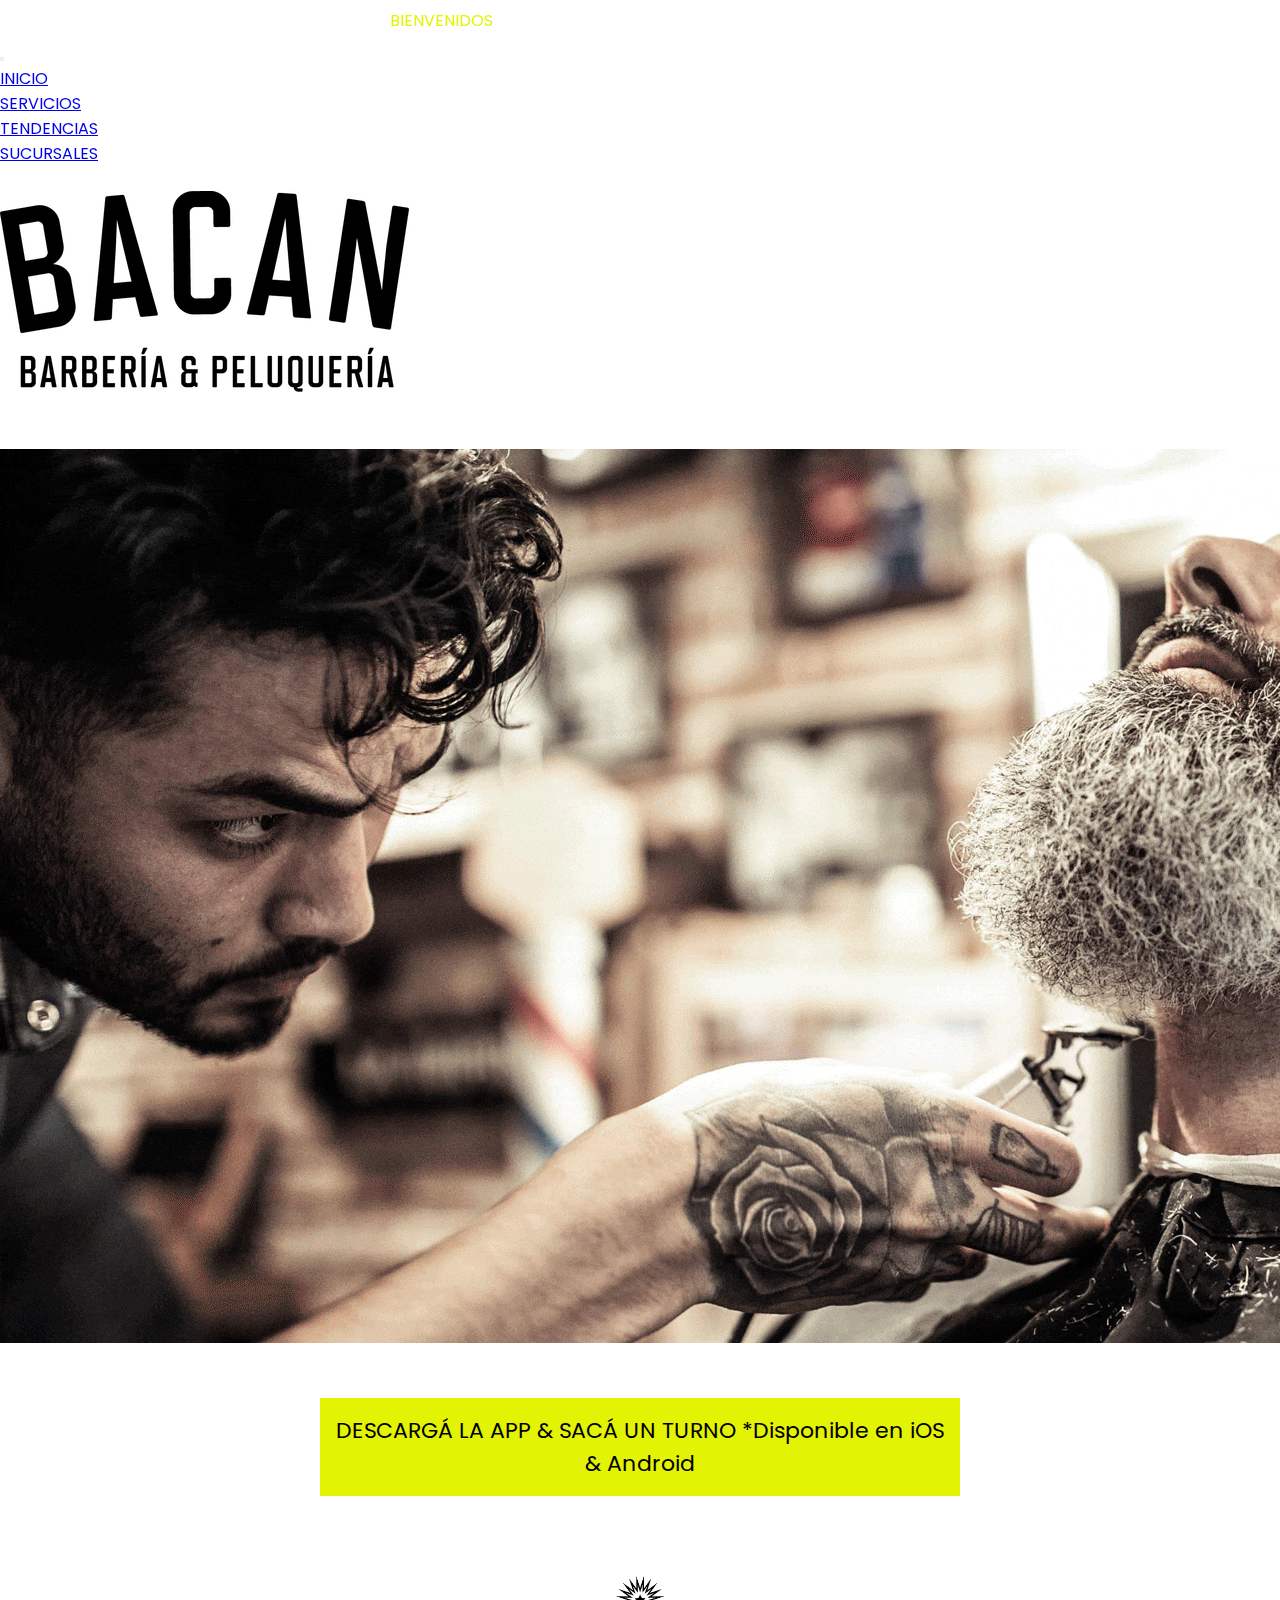
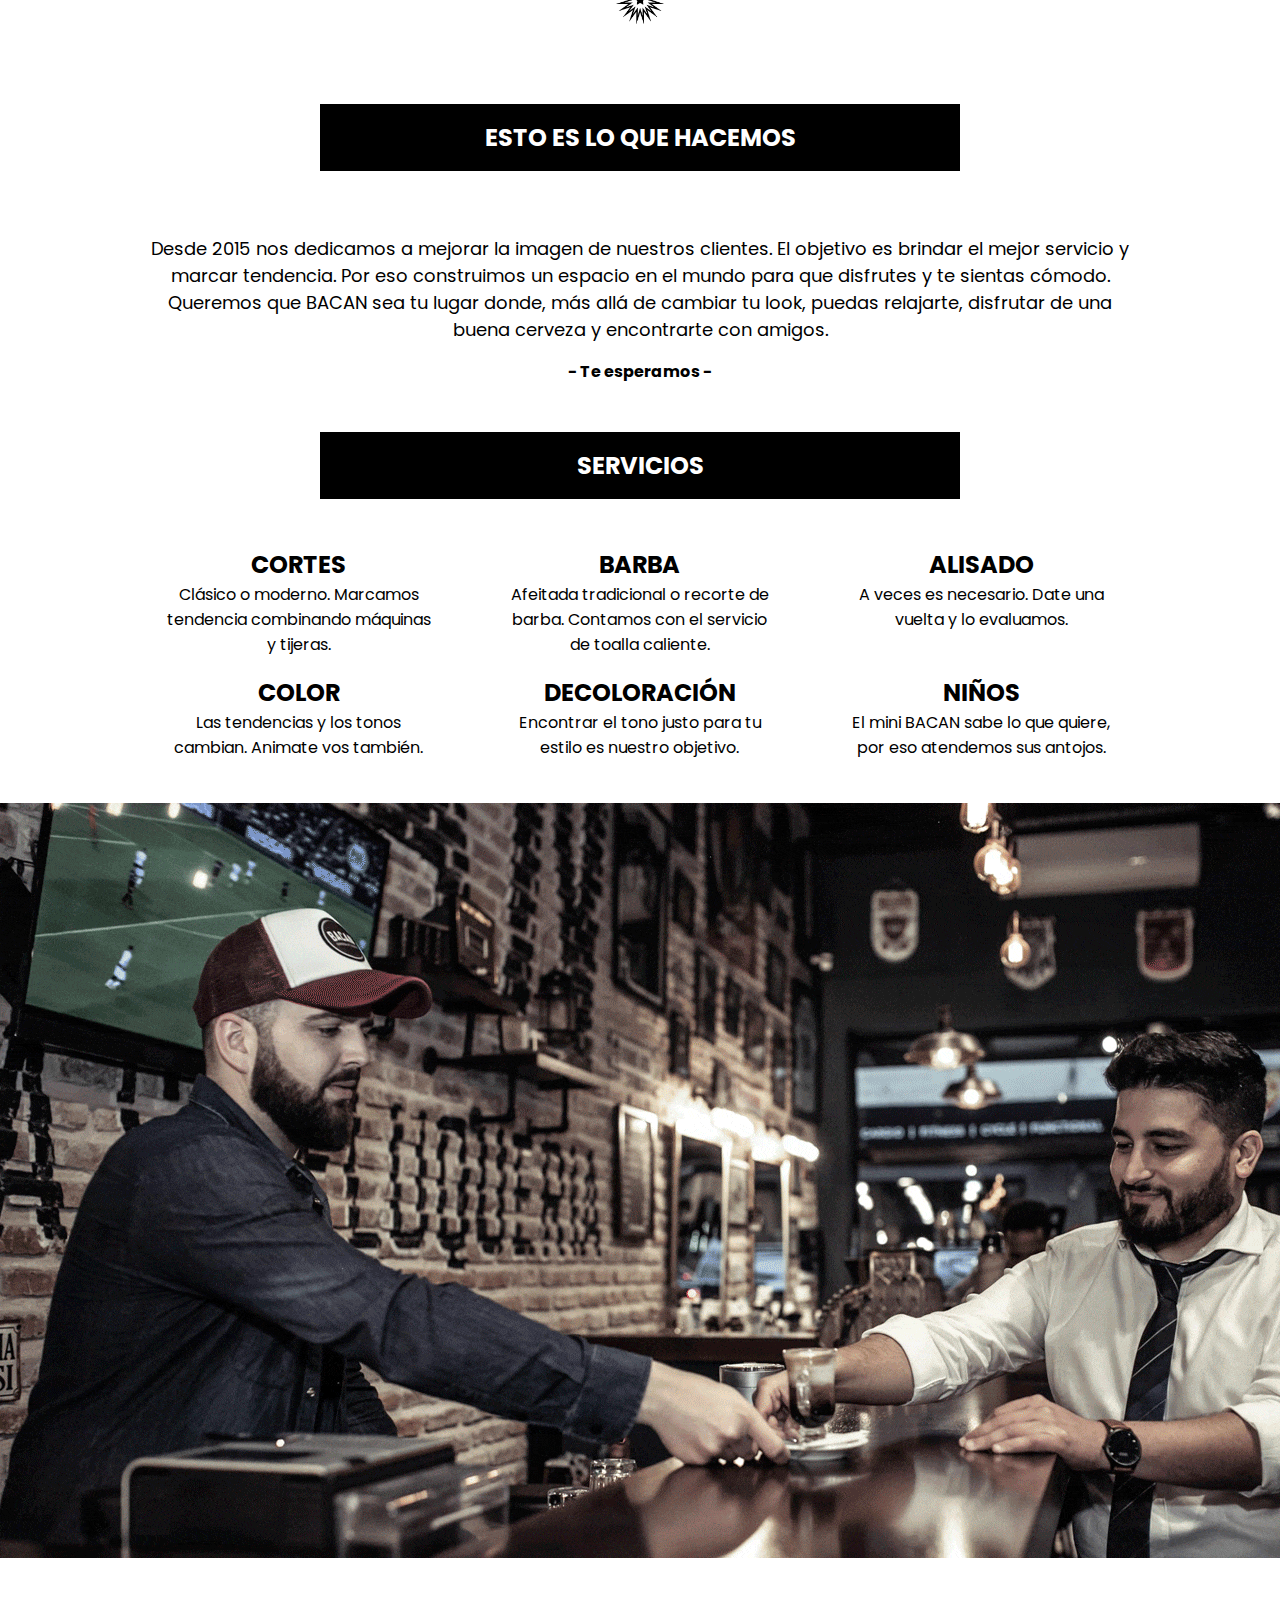
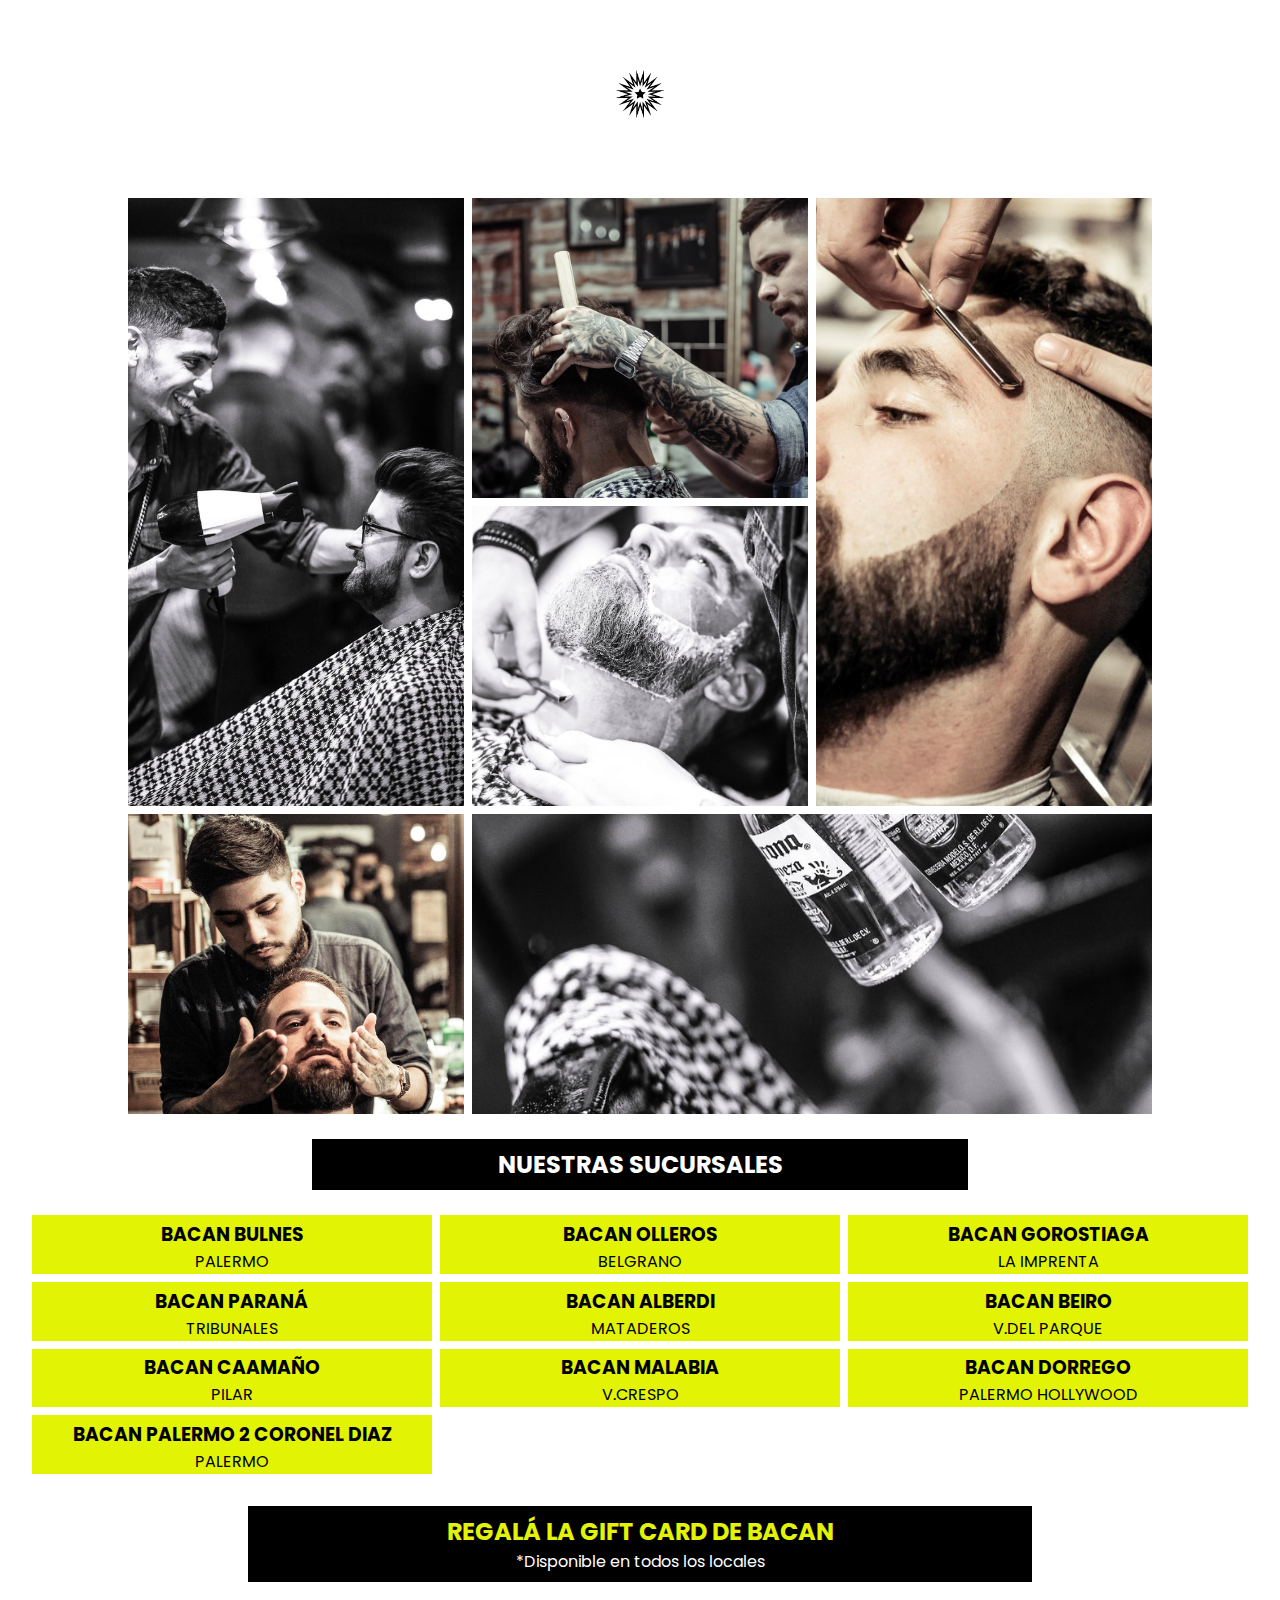
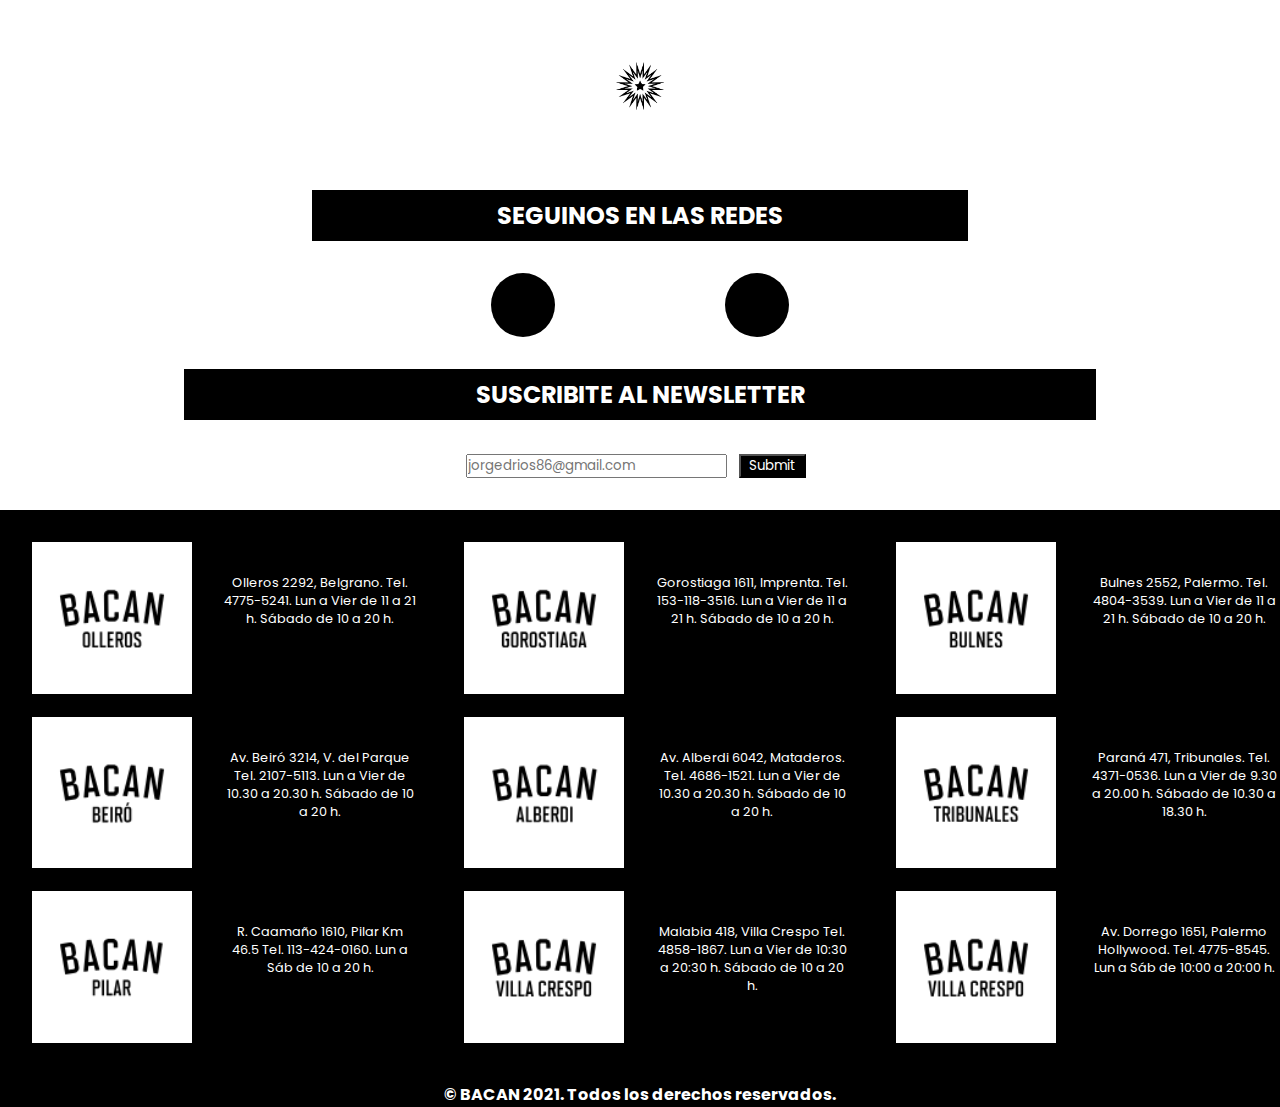
<file: index.html>
<!DOCTYPE html>
<html lang="en">
<head>
    <meta charset="UTF-8">
    <meta http-equiv="X-UA-Compatible" content="IE=edge">
    <meta name="viewport" content="width=device-width, initial-scale=1.0">
    <meta http-equiv="X-UA-Compatible" content="ie=edge">
    <meta http-equiv="X-UA-Compatible" content="IE=7">
    <link rel="stylesheet" href="css/style.css">

    <link rel="stylesheet" href="https://cdnjs.cloudflare.com/ajax/libs/font-awesome/6.0.0-beta3/css/all.min.css" integrity="sha512-Fo3rlrZj/k7ujTnHg4CGR2D7kSs0v4LLanw2qksYuRlEzO+tcaEPQogQ0KaoGN26/zrn20ImR1DfuLWnOo7aBA==" crossorigin="anonymous" referrerpolicy="no-referrer" />

    <link href="https://cdn.jsdelivr.net/npm/bootstrap@5.0.2/dist/css/bootstrap.min.css" rel="stylesheet" integrity="sha384-EVSTQN3/azprG1Anm3QDgpJLIm9Nao0Yz1ztcQTwFspd3yD65VohhpuuCOmLASjC" crossorigin="anonymous">


    <title>Web Master</title>
</head>
<body>

  <nav class="nav-1 bg-dark">
    <div class="div-1">
      <span>BIENVENIDOS</span>
      <div>
      <i class="fa-brands fa-facebook"></i>
      <i class="fa-brands fa-instagram"></i>
      </div>
    </div>
  </nav>


  <!-- Navbar -->

    <nav class="navbar navbar-expand-lg navbar-light bg-light">
      <div class="container-fluid">
        <button class="navbar-toggler" type="button" data-bs-toggle="collapse" data-bs-target="#navbarNav" aria-controls="navbarNav" aria-expanded="false" aria-label="Toggle navigation">
          <span class="navbar-toggler-icon"></span>
        </button>
        <div class="collapse navbar-collapse" id="navbarNav">
          <ul class="navbar-nav">
            <li class="nav-item">
              <a class="nav-link" aria-current="page" href="#">INICIO</a>
            </li>
            <li class="nav-item">
              <a class="nav-link" href="#">SERVICIOS</a>
            </li>
            <li class="nav-item">
              <a class="nav-link" href="#">TENDENCIAS</a>
            </li>
            <li class="nav-item">
              <a class="nav-link" href="#">SUCURSALES</a>
            </li>
          </ul>
        </div>
      </div>
    </nav>

  <!-- IMG BACAN -->
   
    <br>

      <div class="text-center">
        <img src="img/Bacan.png" class="img-fluid" alt="...">
      </div>


  <!-- BANNER -->
  
      <br><br>

      <div class="div-2">
        <img class="container-fluid" src="img/banner-ppal_bacan (1).gif" alt="">
      </div>

      <div class="app">
        <p>DESCARGÁ LA APP & SACÁ UN TURNO
          *Disponible en iOS & Android</p>
        </div>

  <!-- estrella -->
      
      
      <div class="div-3">
        <img src="img/estrellax2.png" alt="">
      </div>
      
  <!-- esto es lo que hacemos -->

      <div class="div-4">
        <h2>ESTO ES LO QUE HACEMOS</h2>
      </div>

      <div class="div-5">
        <p>Desde 2015 nos dedicamos a mejorar la imagen de nuestros clientes.

          El objetivo es brindar el mejor servicio y marcar tendencia.
          
          Por eso construimos un espacio en el mundo para que disfrutes y te sientas cómodo.
          
          Queremos que BACAN sea tu lugar donde, más allá de cambiar tu look,
          
          puedas relajarte, disfrutar de una buena cerveza y encontrarte con amigos.
          
          </p>
          <span><b>- Te esperamos -</b></span>
      </div>

  <!-- SERVICIOS -->

      <div class="div-6">
        <h2>SERVICIOS</h2>
      </div>


      <div class="div-grid">
        <div class="div-grid-I1">
          <h2>CORTES</h2>
          <p>Clásico o moderno. Marcamos tendencia combinando máquinas y tijeras.</p>
        </div>
        <div class="div-grid-I2">
          <h2>BARBA</h2>
          <p>Afeitada tradicional o recorte de barba. Contamos con el servicio de toalla caliente.</p>
        </div>
        <div class="div-grid-I3">
          <h2>ALISADO</h2>
          <p>A veces es necesario. Date una vuelta y lo evaluamos.</p>
        </div>
        <div class="div-grid-I4">
          <h2>COLOR</h2>
          <p>Las tendencias y los tonos cambian.

            Animate vos también.</p>
        </div>
        <div class="div-grid-I5">
          <h2>DECOLORACIÓN</h2>
          <p>Encontrar el tono justo para tu estilo es nuestro objetivo.</p>
        </div>
        <div class="div-grid-I6">
          <h2>NIÑOS</h2>
          <p>El mini BACAN sabe lo que quiere, por eso atendemos sus antojos.</p>
        </div>
        
      </div>

  <!-- BANNER 2 -->
  
  
      <div class="div-2">
        <img class="container-fluid" src="img/banner-secundario_bacan.gif" alt="">
      </div>

      <br>

  <!-- estrella -->
  
  
       <div class="div-3">
        <img src="img/estrellax2.png" alt="">
      </div>



  <!-- Galeria GRID -->

      <div class="galeria-container">
        <div class="galeria-item"><img src="img/galeria1.jpg" alt="" class="galeria-img"></div>
        <div class="galeria-item"><img src="img/galeria2.jpg" alt="" class="galeria-img"></div>
        <div class="galeria-item"><img src="img/galeria3_3.jpg" alt="" class="galeria-img"></div>
        <div class="galeria-item"><img src="img/galeria4.jpg" alt="" class="galeria-img"></div>
        <div class="galeria-item"><img src="img/galeria5_2.jpg" alt="" class="galeria-img"></div>
        <div class="galeria-item"><img src="img/galeria6_2.jpg" alt="" class="galeria-img"></div>
      </div>
      
      
      <br>
      
      
      
  <!-- Contactos  -->
  
    <div class="sucursales">
      <h2>NUESTRAS SUCURSALES</h2>
    </div>
      
  <br>
      
    <div class="div-contactos">
      <a href="">
        <h3>BACAN BULNES</h3>
        <p>PALERMO</p>
      </a>
     <a href="">
       <h3>BACAN OLLEROS</h3>
       <p>BELGRANO</p>
     </a>
     <a href="">
       <h3>BACAN GOROSTIAGA</h3>
       <p>LA IMPRENTA</p>
     </a>
     <a href="">
       <h3>BACAN PARANÁ</h3>
       <p>TRIBUNALES</p>
     </a>
     <a href="">
       <h3>BACAN ALBERDI</h3>
       <p>MATADEROS</p>
     </a>
     <a href="">
       <h3>BACAN BEIRO</h3>
       <p>V.DEL PARQUE</p>
     </a>
     <a href="">
       <h3>BACAN CAAMAÑO</h3>
       <p>PILAR</p>
     </a>
     <a href="">
       <h3>BACAN MALABIA</h3>
       <p>V.CRESPO</p>
     </a>
     <a href="">
       <h3>BACAN DORREGO</h3>
       <p>PALERMO HOLLYWOOD</p>
     </a>
      <a href="">
        <h3>BACAN PALERMO 2 CORONEL DIAZ</h3>
        <p>PALERMO</p>
      </a>
    </div>

    <!-- gifcard -->

    <div class="gifcard">
      <h2>REGALÁ LA GIFT CARD DE BACAN</h2>
      <p>*Disponible en todos los locales</p>
    </div>


    <!-- estrella -->
  
  
    <div class="div-3">
      <img src="img/estrellax2.png" alt="">
    </div>


    <!-- redes -->

    <div class="redes">
      <h2>SEGUINOS EN LAS REDES</h2>
    </div>

    <div class="redes-sociales">
      <div><i class="fa-brands fa-facebook"></i></div>
      <div><i class="fa-brands fa-instagram"></i></div>
      </div>
    </div>


    <!-- newsletter -->

    <div class="newsletter">
      <h2>SUSCRIBITE AL NEWSLETTER</h2>
    </div>

<!-- formulario -->

    <form class="formulario" action="send.php">
      <input class="texto" type="text" name="usuario" required placeholder="jorgedrios86@gmail.com" id="">
      <input class="enviar" type="submit">
    </form>

<!-- bacan casillas -->

<div class="bacan-casillas">
  <div>
    <a href="http://" target="_blank" rel="noopener noreferrer">
      <div><img src="img/logo_1.png"></img></div>
    <div><p>Olleros 2292, Belgrano.  Tel. 4775-5241.  Lun a Vier de 11 a 21 h.  Sábado de 10 a 20 h.</p></div>
    </a>
  </div>
  <div>
    <a href="http://" target="_blank" rel="noopener noreferrer">
      <div><img src="img/logo_2.png"></img></div>
    <div><p>Gorostiaga 1611, Imprenta.  Tel. 153-118-3516.  Lun a Vier de 11 a 21 h.  Sábado de 10 a 20 h.</p></div>
    </a>
  </div>
  <div>
    <a href="http://" target="_blank" rel="noopener noreferrer">
      <div><img src="img/logo_3.png"></img></div>
    <div><p>Bulnes 2552, Palermo.  Tel. 4804-3539.  Lun a Vier de 11 a 21 h.  Sábado de 10 a 20 h.</p></div>
    </a>
  </div>
  <div>
    <a href="http://" target="_blank" rel="noopener noreferrer">
      <div><img src="img/logo_4.png"></img></div>
    <div><p>Av. Beiró 3214, V. del Parque  Tel. 2107-5113.  Lun a Vier de 10.30 a 20.30 h.  Sábado de 10 a 20 h.</p></div>
    </a>
  </div>
  <div>
    <a href="http://" target="_blank" rel="noopener noreferrer">
      <div><img src="img/logo_5.png"></img></div>
    <div><p>Av. Alberdi 6042, Mataderos.  Tel. 4686-1521.  Lun a Vier de 10.30 a 20.30 h.  Sábado de 10 a 20 h.</p></div>
    </a>
  </div>  
  <div>
    <a href="http://" target="_blank" rel="noopener noreferrer">
      <div><img src="img/logo_6.png"></img></div>
    <div><p>Paraná 471, Tribunales.  Tel. 4371-0536.  Lun a Vier de 9.30 a 20.00 h.  Sábado de 10.30 a 18.30 h.</p></div>
    </a>
  </div>  
  <div>
    <a href="http://" target="_blank" rel="noopener noreferrer">
      <div><img src="img/logo_7.png"></img></div>
    <div><p>R. Caamaño 1610, Pilar  Km 46.5  Tel. 113-424-0160.  Lun a Sáb de 10 a 20 h.</p></div>
    </a>
  </div>  
  <div>
    <a href="http://" target="_blank" rel="noopener noreferrer">
      <div><img src="img/logo_8.png"></img></div>
    <div><p>Malabia 418, Villa Crespo  Tel. 4858-1867.  Lun a Vier de 10:30 a 20:30 h.  Sábado de 10 a 20 h.</p></div>
    </a>
  </div>  
  <div>
    <a href="http://" target="_blank" rel="noopener noreferrer">
      <div><img src="img/logo_8.png"></img></div>
    <div><p>Av. Dorrego 1651, Palermo Hollywood.  Tel. 4775-8545.  Lun a Sáb de 10:00 a 20:00 h.</p></div>
    </a>
  </div>  
</div>


<!-- footer -->

  <footer><h3>© BACAN 2021. Todos los derechos reservados.</h3></footer>

    <script src="https://cdn.jsdelivr.net/npm/bootstrap@5.0.2/dist/js/bootstrap.bundle.min.js" integrity="sha384-MrcW6ZMFYlzcLA8Nl+NtUVF0sA7MsXsP1UyJoMp4YLEuNSfAP+JcXn/tWtIaxVXM" crossorigin="anonymous"></script>
</body>
</html>
</file>
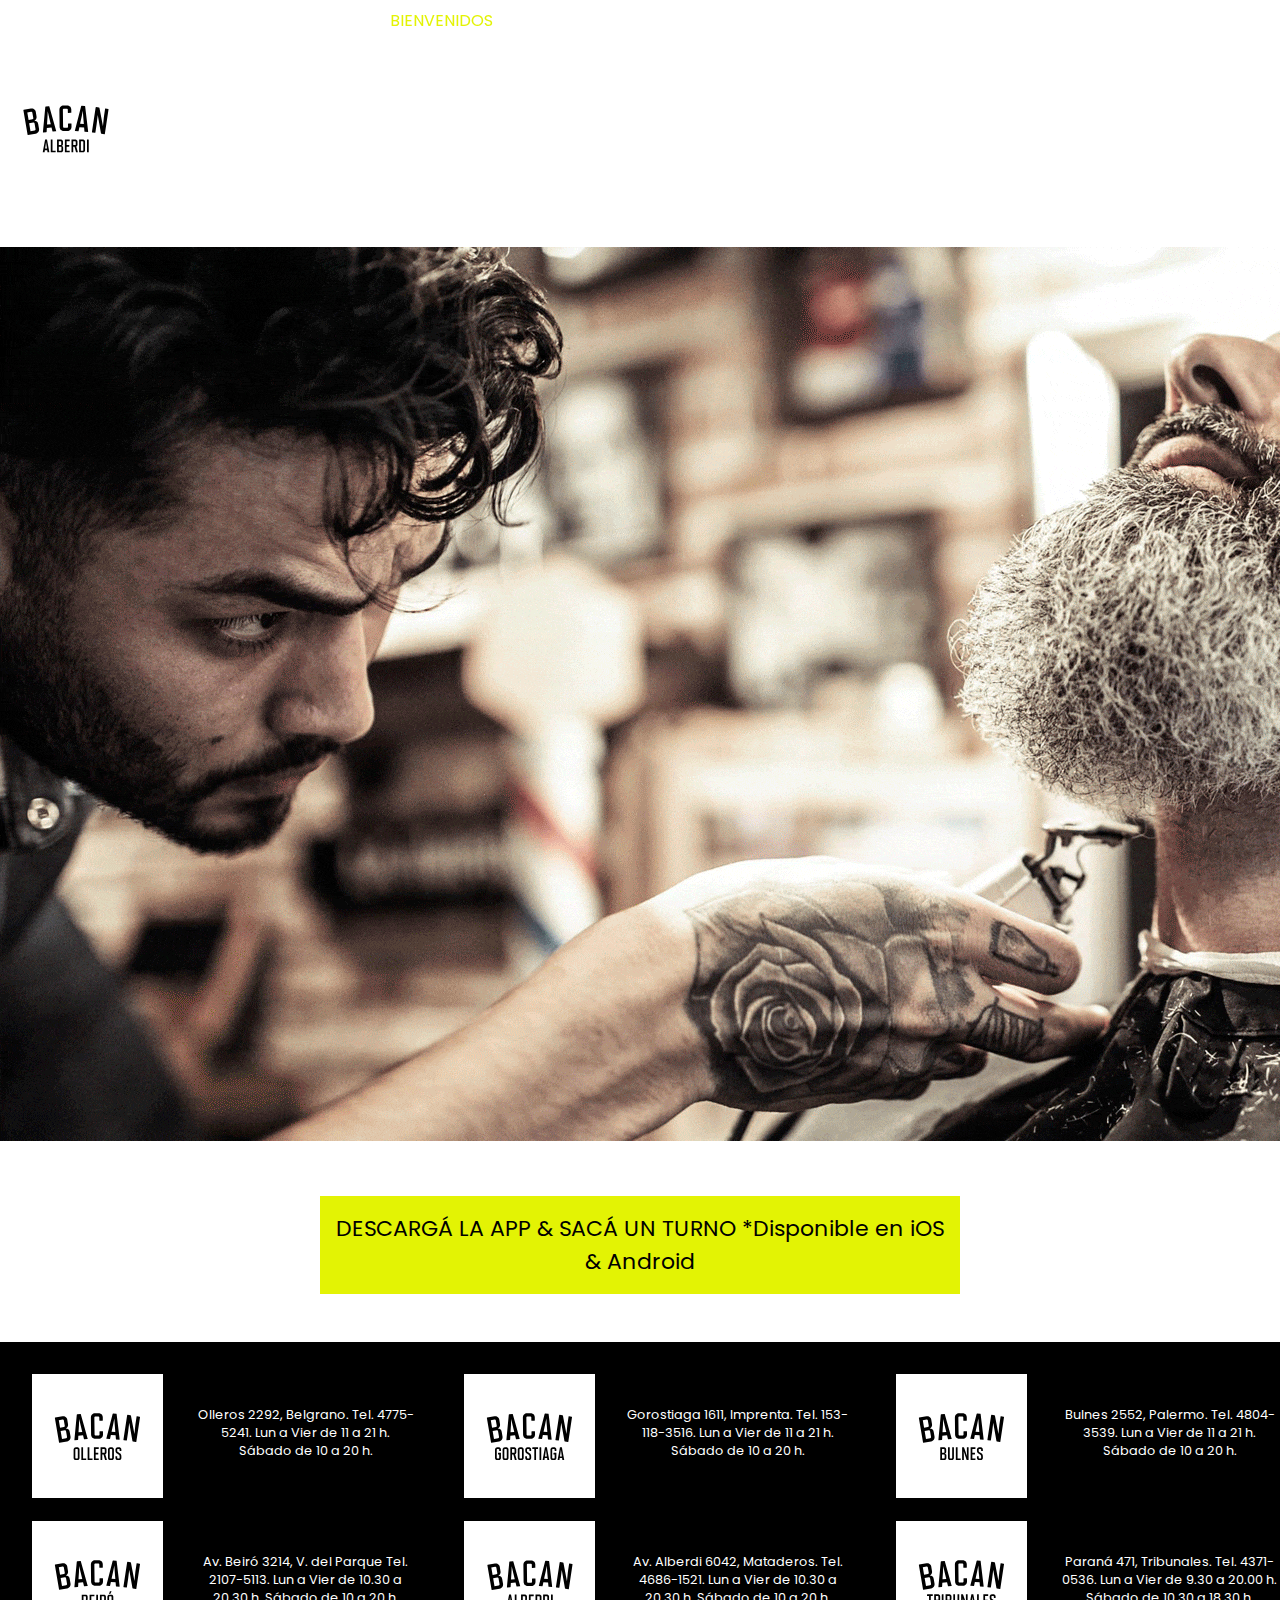
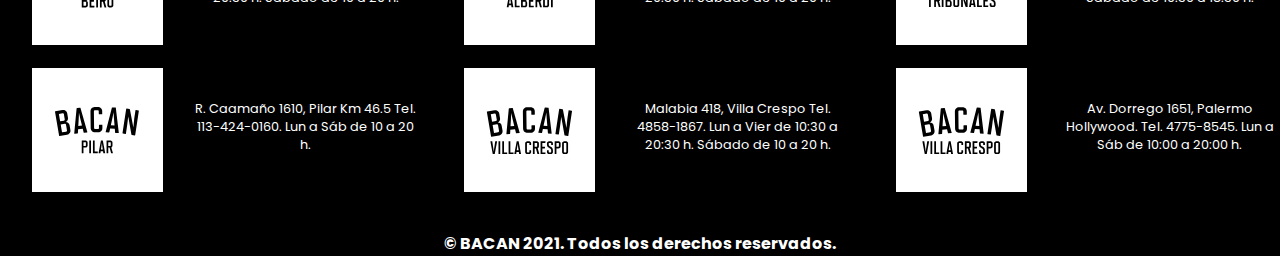
<file: html/alberdi.html>
<!DOCTYPE html>
<html lang="en">
<head>
    <meta charset="UTF-8">
    <meta http-equiv="X-UA-Compatible" content="IE=edge">
    <meta name="viewport" content="width=device-width, initial-scale=1.0">
    <meta http-equiv="X-UA-Compatible" content="ie=edge">
    <meta http-equiv="X-UA-Compatible" content="IE=7">
    <link rel="stylesheet" href="../css/sucursales.css">

    <link rel="stylesheet" href="https://cdnjs.cloudflare.com/ajax/libs/font-awesome/6.0.0-beta3/css/all.min.css" integrity="sha512-Fo3rlrZj/k7ujTnHg4CGR2D7kSs0v4LLanw2qksYuRlEzO+tcaEPQogQ0KaoGN26/zrn20ImR1DfuLWnOo7aBA==" crossorigin="anonymous" referrerpolicy="no-referrer" />

    <link href="https://cdn.jsdelivr.net/npm/bootstrap@5.0.2/dist/css/bootstrap.min.css" rel="stylesheet" integrity="sha384-EVSTQN3/azprG1Anm3QDgpJLIm9Nao0Yz1ztcQTwFspd3yD65VohhpuuCOmLASjC" crossorigin="anonymous">


    <title>Alberdi</title>
</head>
<body>
    <nav class="nav-1 bg-dark">
        <div class="div-1">
          <span>BIENVENIDOS</span>
          <div>
          <a href="https://www.facebook.com/bacanbarberia" target="_blank" rel="noopener noreferrer"><i class="fa-brands fa-facebook"></i></a>
          <a href="https://www.instagram.com/bacanbarberia/" target="_blank" rel="noopener noreferrer"><i class="fa-brands fa-instagram"></i></a>
          </div>
        </div>
      </nav>
    
    <!-- IMG BACAN -->
   
    <br>

      <div class="text-center">
        <img src="../img/logo_5.png" class="img-fluid" alt="...">
      </div>


  <!-- BANNER -->
  
      <br><br>

      <div class="div-2">
        <img class="container-fluid" src="../img/banner-ppal_bacan (1).gif" alt="">
      </div>

      <div class="app">
        <p>DESCARGÁ LA APP & SACÁ UN TURNO
          *Disponible en iOS & Android</p>
        </div>


<!-- bacan casillas -->
    
<div class="bacan-casillas">
    <div>
      <a href="http://" target="_blank" rel="noopener noreferrer">
        <div><img src="../img/logo_1.png"></img></div>
      <div><p>Olleros 2292, Belgrano.  Tel. 4775-5241.  Lun a Vier de 11 a 21 h.  Sábado de 10 a 20 h.</p></div>
      </a>
    </div>
    <div>
      <a href="http://" target="_blank" rel="noopener noreferrer">
        <div><img src="../img/logo_2.png"></img></div>
      <div><p>Gorostiaga 1611, Imprenta.  Tel. 153-118-3516.  Lun a Vier de 11 a 21 h.  Sábado de 10 a 20 h.</p></div>
      </a>
    </div>
    <div>
      <a href="html/palermo.html" target="_blank" rel="noopener noreferrer">
        <div><img src="../img/logo_3.png"></img></div>
      <div><p>Bulnes 2552, Palermo.  Tel. 4804-3539.  Lun a Vier de 11 a 21 h.  Sábado de 10 a 20 h.</p></div>
      </a>
    </div>
    <div>
      <a href="http://" target="_blank" rel="noopener noreferrer">
        <div><img src="../img/logo_4.png"></img></div>
      <div><p>Av. Beiró 3214, V. del Parque  Tel. 2107-5113.  Lun a Vier de 10.30 a 20.30 h.  Sábado de 10 a 20 h.</p></div>
      </a>
    </div>
    <div>
      <a href="http://" target="_blank" rel="noopener noreferrer">
        <div><img src="../img/logo_5.png"></img></div>
      <div><p>Av. Alberdi 6042, Mataderos.  Tel. 4686-1521.  Lun a Vier de 10.30 a 20.30 h.  Sábado de 10 a 20 h.</p></div>
      </a>
    </div>  
    <div>
      <a href="http://" target="_blank" rel="noopener noreferrer">
        <div><img src="../img/logo_6.png"></img></div>
      <div><p>Paraná 471, Tribunales.  Tel. 4371-0536.  Lun a Vier de 9.30 a 20.00 h.  Sábado de 10.30 a 18.30 h.</p></div>
      </a>
    </div>  
    <div>
      <a href="http://" target="_blank" rel="noopener noreferrer">
        <div><img src="../img/logo_7.png"></img></div>
      <div><p>R. Caamaño 1610, Pilar  Km 46.5  Tel. 113-424-0160.  Lun a Sáb de 10 a 20 h.</p></div>
      </a>
    </div>  
    <div>
      <a href="http://" target="_blank" rel="noopener noreferrer">
        <div><img src="../img/logo_8.png"></img></div>
      <div><p>Malabia 418, Villa Crespo  Tel. 4858-1867.  Lun a Vier de 10:30 a 20:30 h.  Sábado de 10 a 20 h.</p></div>
      </a>
    </div>  
    <div>
      <a href="http://" target="_blank" rel="noopener noreferrer">
        <div><img src="../img/logo_8.png"></img></div>
      <div><p>Av. Dorrego 1651, Palermo Hollywood.  Tel. 4775-8545.  Lun a Sáb de 10:00 a 20:00 h.</p></div>
      </a>
    </div>  
  </div>
  
  
  <!-- footer -->
  
    <footer><h3>© BACAN 2021. Todos los derechos reservados.</h3></footer>

    <script src="https://cdn.jsdelivr.net/npm/bootstrap@5.0.2/dist/js/bootstrap.bundle.min.js" integrity="sha384-MrcW6ZMFYlzcLA8Nl+NtUVF0sA7MsXsP1UyJoMp4YLEuNSfAP+JcXn/tWtIaxVXM" crossorigin="anonymous"></script>
</body>
</html>
</file>
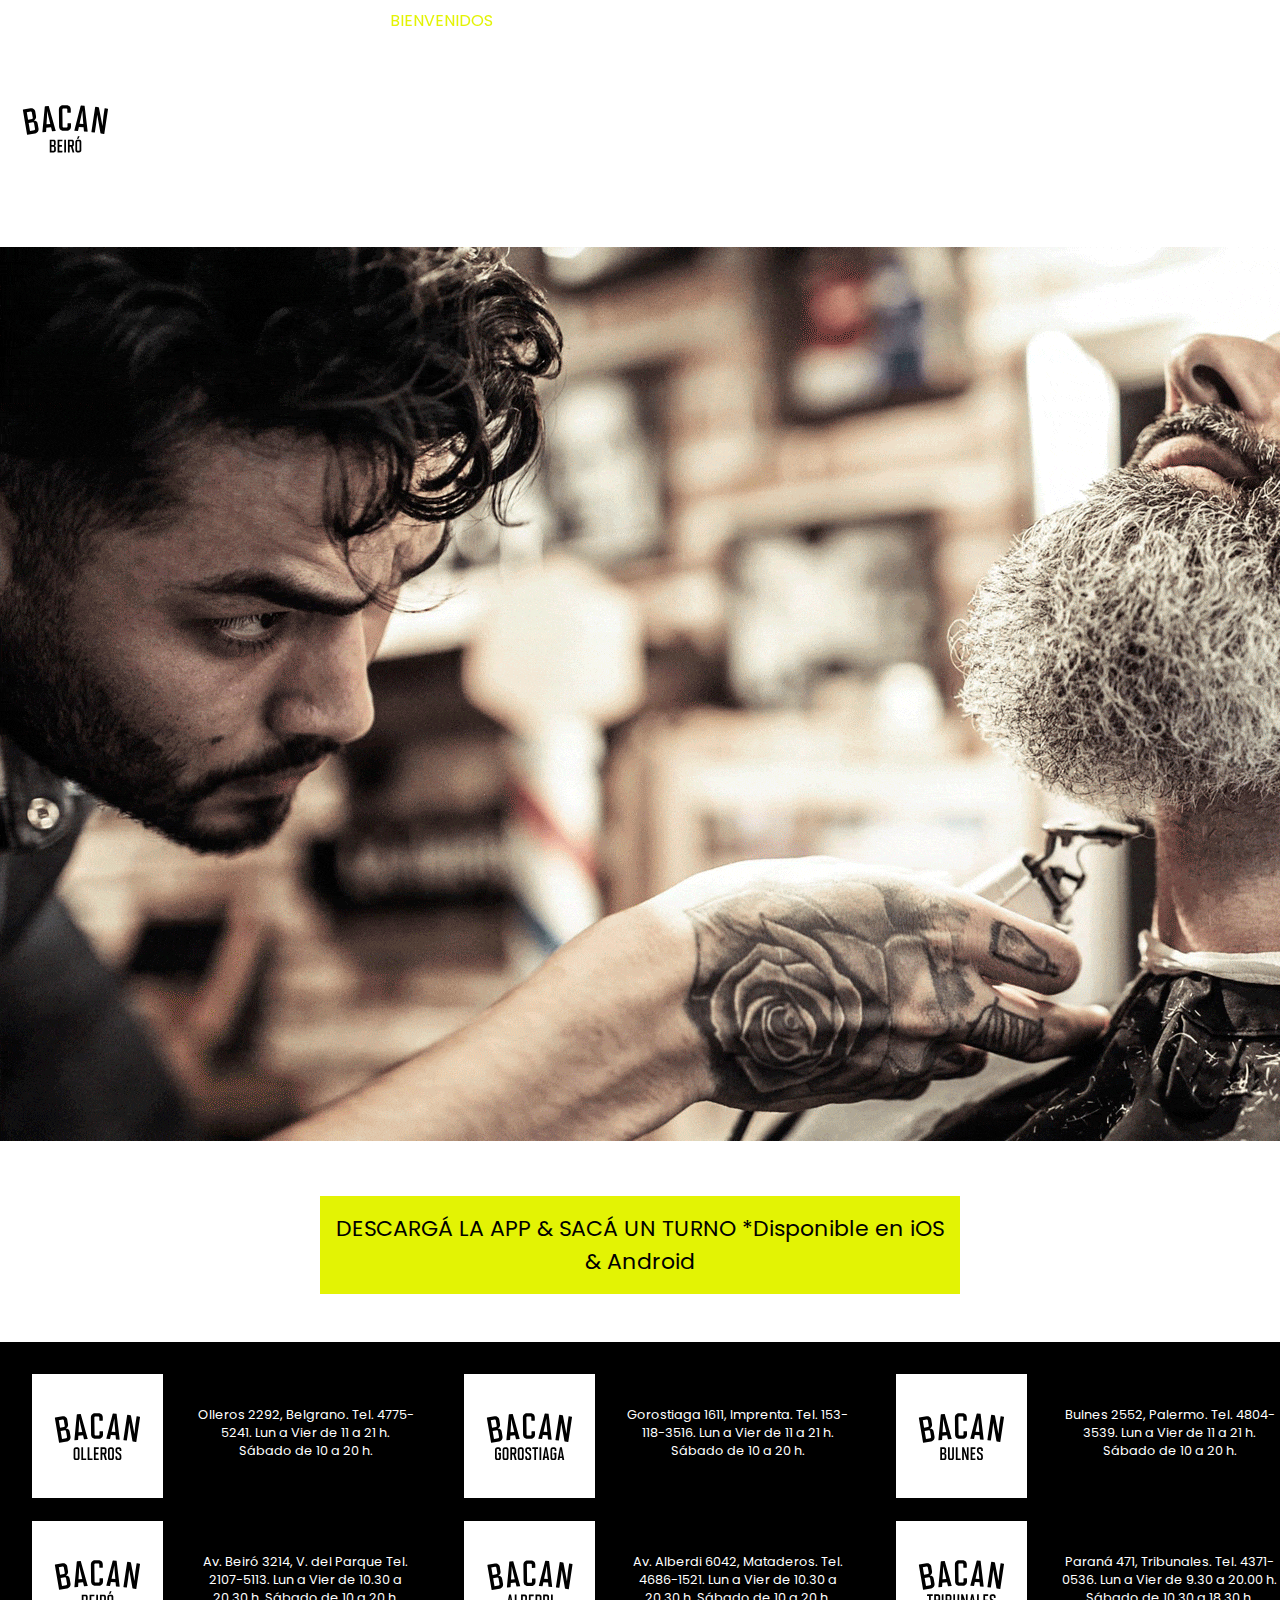
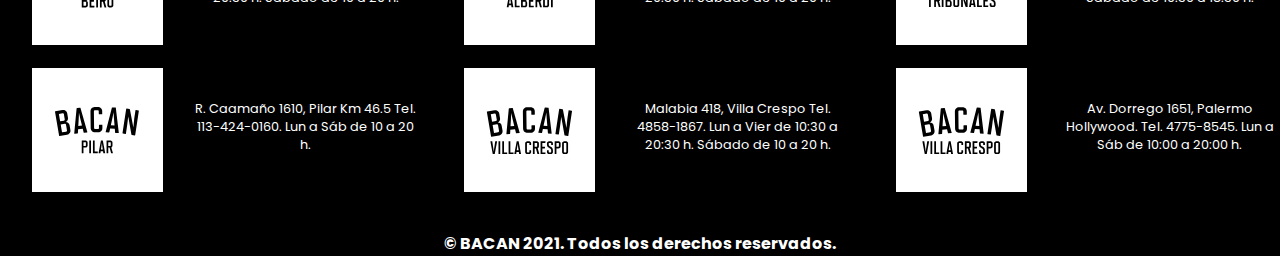
<file: html/beiro.html>
<!DOCTYPE html>
<html lang="en">
<head>
    <meta charset="UTF-8">
    <meta http-equiv="X-UA-Compatible" content="IE=edge">
    <meta name="viewport" content="width=device-width, initial-scale=1.0">
    <meta http-equiv="X-UA-Compatible" content="ie=edge">
    <meta http-equiv="X-UA-Compatible" content="IE=7">
    <link rel="stylesheet" href="../css/sucursales.css">

    <link rel="stylesheet" href="https://cdnjs.cloudflare.com/ajax/libs/font-awesome/6.0.0-beta3/css/all.min.css" integrity="sha512-Fo3rlrZj/k7ujTnHg4CGR2D7kSs0v4LLanw2qksYuRlEzO+tcaEPQogQ0KaoGN26/zrn20ImR1DfuLWnOo7aBA==" crossorigin="anonymous" referrerpolicy="no-referrer" />

    <link href="https://cdn.jsdelivr.net/npm/bootstrap@5.0.2/dist/css/bootstrap.min.css" rel="stylesheet" integrity="sha384-EVSTQN3/azprG1Anm3QDgpJLIm9Nao0Yz1ztcQTwFspd3yD65VohhpuuCOmLASjC" crossorigin="anonymous">


    <title>Beiro</title>
</head>
<body>
    <nav class="nav-1 bg-dark">
        <div class="div-1">
          <span>BIENVENIDOS</span>
          <div>
          <a href="https://www.facebook.com/bacanbarberia" target="_blank" rel="noopener noreferrer"><i class="fa-brands fa-facebook"></i></a>
          <a href="https://www.instagram.com/bacanbarberia/" target="_blank" rel="noopener noreferrer"><i class="fa-brands fa-instagram"></i></a>
          </div>
        </div>
      </nav>
    
    <!-- IMG BACAN -->
   
    <br>

      <div class="text-center">
        <img src="../img/logo_4.png" class="img-fluid" alt="...">
      </div>


  <!-- BANNER -->
  
      <br><br>

      <div class="div-2">
        <img class="container-fluid" src="../img/banner-ppal_bacan (1).gif" alt="">
      </div>

      <div class="app">
        <p>DESCARGÁ LA APP & SACÁ UN TURNO
          *Disponible en iOS & Android</p>
        </div>


<!-- bacan casillas -->
    
<div class="bacan-casillas">
    <div>
      <a href="http://" target="_blank" rel="noopener noreferrer">
        <div><img src="../img/logo_1.png"></img></div>
      <div><p>Olleros 2292, Belgrano.  Tel. 4775-5241.  Lun a Vier de 11 a 21 h.  Sábado de 10 a 20 h.</p></div>
      </a>
    </div>
    <div>
      <a href="http://" target="_blank" rel="noopener noreferrer">
        <div><img src="../img/logo_2.png"></img></div>
      <div><p>Gorostiaga 1611, Imprenta.  Tel. 153-118-3516.  Lun a Vier de 11 a 21 h.  Sábado de 10 a 20 h.</p></div>
      </a>
    </div>
    <div>
      <a href="html/palermo.html" target="_blank" rel="noopener noreferrer">
        <div><img src="../img/logo_3.png"></img></div>
      <div><p>Bulnes 2552, Palermo.  Tel. 4804-3539.  Lun a Vier de 11 a 21 h.  Sábado de 10 a 20 h.</p></div>
      </a>
    </div>
    <div>
      <a href="http://" target="_blank" rel="noopener noreferrer">
        <div><img src="../img/logo_4.png"></img></div>
      <div><p>Av. Beiró 3214, V. del Parque  Tel. 2107-5113.  Lun a Vier de 10.30 a 20.30 h.  Sábado de 10 a 20 h.</p></div>
      </a>
    </div>
    <div>
      <a href="http://" target="_blank" rel="noopener noreferrer">
        <div><img src="../img/logo_5.png"></img></div>
      <div><p>Av. Alberdi 6042, Mataderos.  Tel. 4686-1521.  Lun a Vier de 10.30 a 20.30 h.  Sábado de 10 a 20 h.</p></div>
      </a>
    </div>  
    <div>
      <a href="http://" target="_blank" rel="noopener noreferrer">
        <div><img src="../img/logo_6.png"></img></div>
      <div><p>Paraná 471, Tribunales.  Tel. 4371-0536.  Lun a Vier de 9.30 a 20.00 h.  Sábado de 10.30 a 18.30 h.</p></div>
      </a>
    </div>  
    <div>
      <a href="http://" target="_blank" rel="noopener noreferrer">
        <div><img src="../img/logo_7.png"></img></div>
      <div><p>R. Caamaño 1610, Pilar  Km 46.5  Tel. 113-424-0160.  Lun a Sáb de 10 a 20 h.</p></div>
      </a>
    </div>  
    <div>
      <a href="http://" target="_blank" rel="noopener noreferrer">
        <div><img src="../img/logo_8.png"></img></div>
      <div><p>Malabia 418, Villa Crespo  Tel. 4858-1867.  Lun a Vier de 10:30 a 20:30 h.  Sábado de 10 a 20 h.</p></div>
      </a>
    </div>  
    <div>
      <a href="http://" target="_blank" rel="noopener noreferrer">
        <div><img src="../img/logo_8.png"></img></div>
      <div><p>Av. Dorrego 1651, Palermo Hollywood.  Tel. 4775-8545.  Lun a Sáb de 10:00 a 20:00 h.</p></div>
      </a>
    </div>  
  </div>
  
  
  <!-- footer -->
  
    <footer><h3>© BACAN 2021. Todos los derechos reservados.</h3></footer>

    <script src="https://cdn.jsdelivr.net/npm/bootstrap@5.0.2/dist/js/bootstrap.bundle.min.js" integrity="sha384-MrcW6ZMFYlzcLA8Nl+NtUVF0sA7MsXsP1UyJoMp4YLEuNSfAP+JcXn/tWtIaxVXM" crossorigin="anonymous"></script>
</body>
</html>
</file>
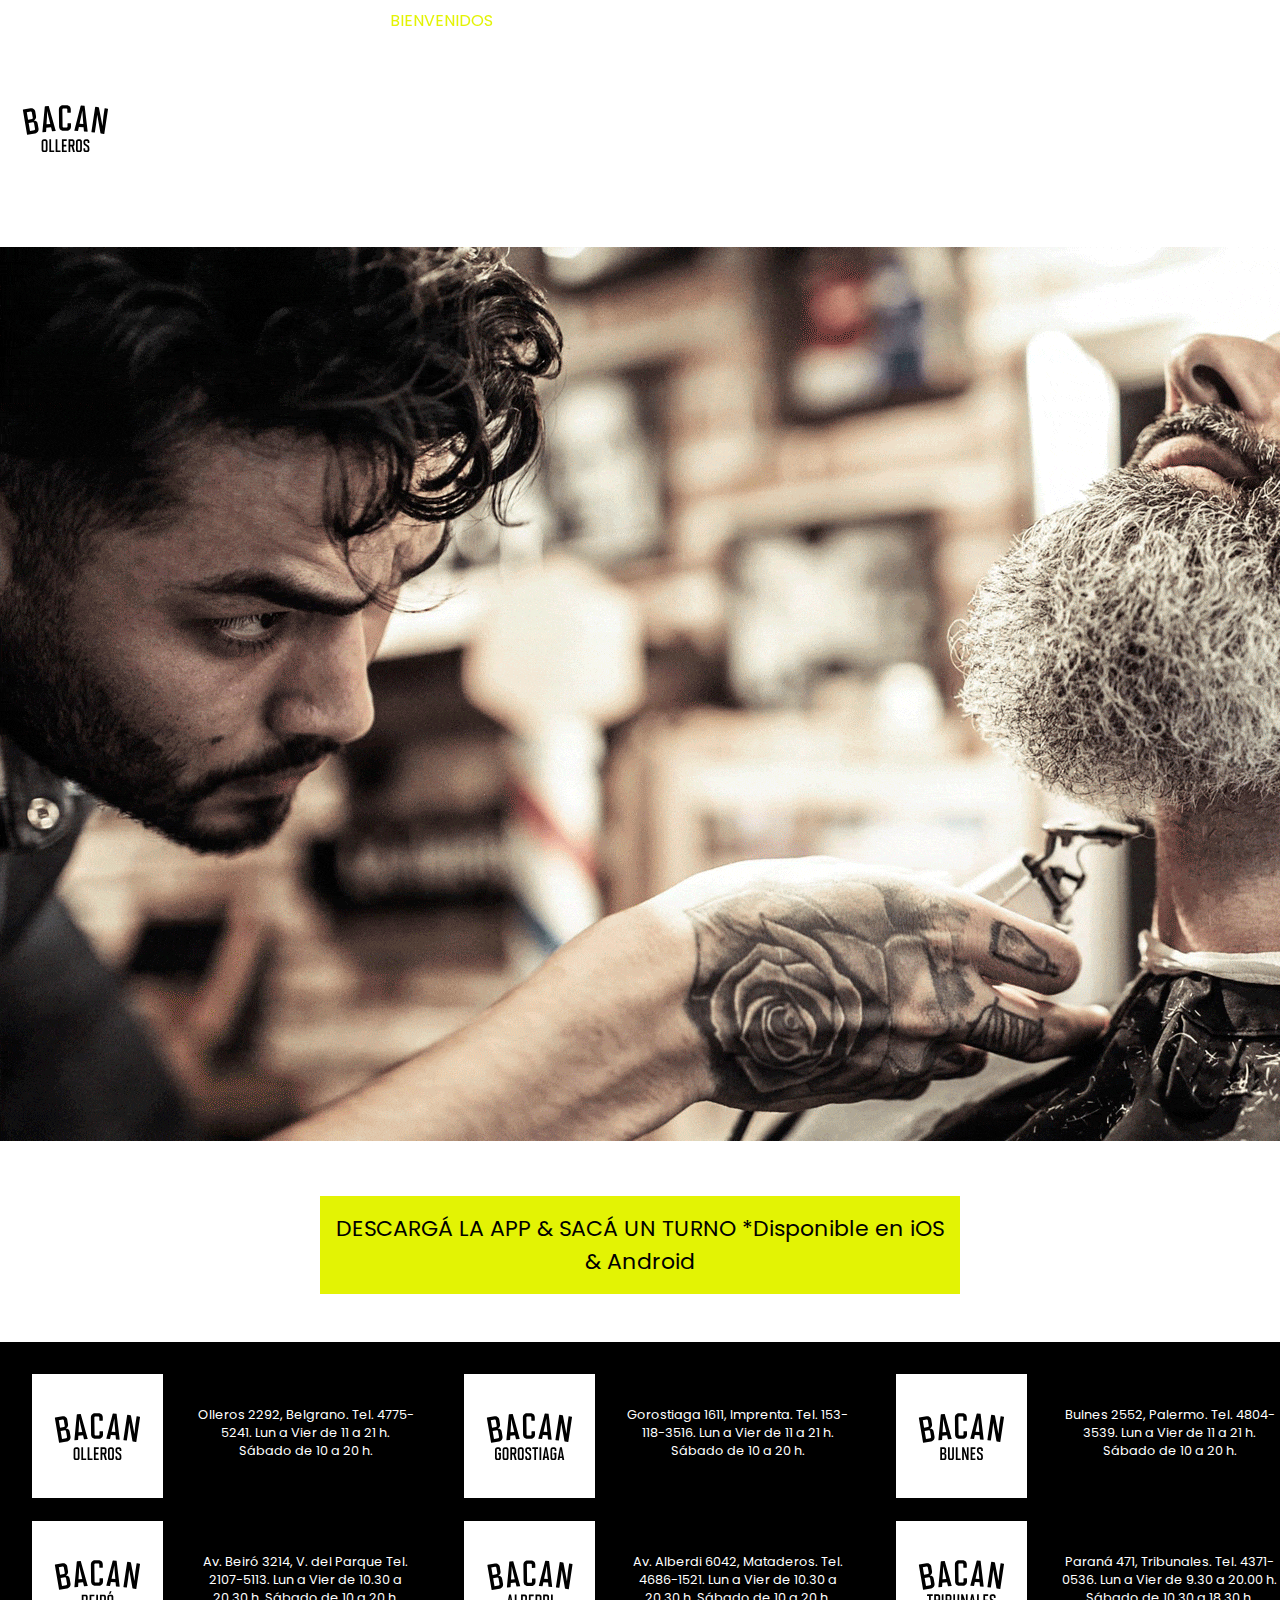
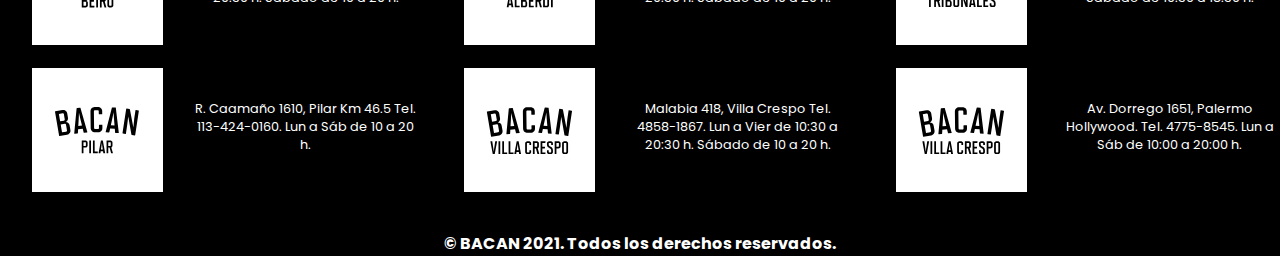
<file: html/belgrano.html>
<!DOCTYPE html>
<html lang="en">
<head>
    <meta charset="UTF-8">
    <meta http-equiv="X-UA-Compatible" content="IE=edge">
    <meta name="viewport" content="width=device-width, initial-scale=1.0">
    <meta http-equiv="X-UA-Compatible" content="ie=edge">
    <meta http-equiv="X-UA-Compatible" content="IE=7">
    <link rel="stylesheet" href="../css/sucursales.css">

    <link rel="stylesheet" href="https://cdnjs.cloudflare.com/ajax/libs/font-awesome/6.0.0-beta3/css/all.min.css" integrity="sha512-Fo3rlrZj/k7ujTnHg4CGR2D7kSs0v4LLanw2qksYuRlEzO+tcaEPQogQ0KaoGN26/zrn20ImR1DfuLWnOo7aBA==" crossorigin="anonymous" referrerpolicy="no-referrer" />

    <link href="https://cdn.jsdelivr.net/npm/bootstrap@5.0.2/dist/css/bootstrap.min.css" rel="stylesheet" integrity="sha384-EVSTQN3/azprG1Anm3QDgpJLIm9Nao0Yz1ztcQTwFspd3yD65VohhpuuCOmLASjC" crossorigin="anonymous">


    <title>Belgrano</title>
</head>
<body>
    <nav class="nav-1 bg-dark">
        <div class="div-1">
          <span>BIENVENIDOS</span>
          <div>
          <a href="https://www.facebook.com/bacanbarberia" target="_blank" rel="noopener noreferrer"><i class="fa-brands fa-facebook"></i></a>
          <a href="https://www.instagram.com/bacanbarberia/" target="_blank" rel="noopener noreferrer"><i class="fa-brands fa-instagram"></i></a>
          </div>
        </div>
      </nav>
    
    <!-- IMG BACAN -->
   
    <br>

      <div class="text-center">
        <img src="../img/logo_1.png" class="img-fluid" alt="...">
      </div>


  <!-- BANNER -->
  
      <br><br>

      <div class="div-2">
        <img class="container-fluid" src="../img/banner-ppal_bacan (1).gif" alt="">
      </div>

      <div class="app">
        <p>DESCARGÁ LA APP & SACÁ UN TURNO
          *Disponible en iOS & Android</p>
        </div>


<!-- bacan casillas -->
    
<div class="bacan-casillas">
    <div>
      <a href="http://" target="_blank" rel="noopener noreferrer">
        <div><img src="../img/logo_1.png"></img></div>
      <div><p>Olleros 2292, Belgrano.  Tel. 4775-5241.  Lun a Vier de 11 a 21 h.  Sábado de 10 a 20 h.</p></div>
      </a>
    </div>
    <div>
      <a href="http://" target="_blank" rel="noopener noreferrer">
        <div><img src="../img/logo_2.png"></img></div>
      <div><p>Gorostiaga 1611, Imprenta.  Tel. 153-118-3516.  Lun a Vier de 11 a 21 h.  Sábado de 10 a 20 h.</p></div>
      </a>
    </div>
    <div>
      <a href="html/palermo.html" target="_blank" rel="noopener noreferrer">
        <div><img src="../img/logo_3.png"></img></div>
      <div><p>Bulnes 2552, Palermo.  Tel. 4804-3539.  Lun a Vier de 11 a 21 h.  Sábado de 10 a 20 h.</p></div>
      </a>
    </div>
    <div>
      <a href="http://" target="_blank" rel="noopener noreferrer">
        <div><img src="../img/logo_4.png"></img></div>
      <div><p>Av. Beiró 3214, V. del Parque  Tel. 2107-5113.  Lun a Vier de 10.30 a 20.30 h.  Sábado de 10 a 20 h.</p></div>
      </a>
    </div>
    <div>
      <a href="http://" target="_blank" rel="noopener noreferrer">
        <div><img src="../img/logo_5.png"></img></div>
      <div><p>Av. Alberdi 6042, Mataderos.  Tel. 4686-1521.  Lun a Vier de 10.30 a 20.30 h.  Sábado de 10 a 20 h.</p></div>
      </a>
    </div>  
    <div>
      <a href="http://" target="_blank" rel="noopener noreferrer">
        <div><img src="../img/logo_6.png"></img></div>
      <div><p>Paraná 471, Tribunales.  Tel. 4371-0536.  Lun a Vier de 9.30 a 20.00 h.  Sábado de 10.30 a 18.30 h.</p></div>
      </a>
    </div>  
    <div>
      <a href="http://" target="_blank" rel="noopener noreferrer">
        <div><img src="../img/logo_7.png"></img></div>
      <div><p>R. Caamaño 1610, Pilar  Km 46.5  Tel. 113-424-0160.  Lun a Sáb de 10 a 20 h.</p></div>
      </a>
    </div>  
    <div>
      <a href="http://" target="_blank" rel="noopener noreferrer">
        <div><img src="../img/logo_8.png"></img></div>
      <div><p>Malabia 418, Villa Crespo  Tel. 4858-1867.  Lun a Vier de 10:30 a 20:30 h.  Sábado de 10 a 20 h.</p></div>
      </a>
    </div>  
    <div>
      <a href="http://" target="_blank" rel="noopener noreferrer">
        <div><img src="../img/logo_8.png"></img></div>
      <div><p>Av. Dorrego 1651, Palermo Hollywood.  Tel. 4775-8545.  Lun a Sáb de 10:00 a 20:00 h.</p></div>
      </a>
    </div>  
  </div>
  
  
  <!-- footer -->
  
    <footer><h3>© BACAN 2021. Todos los derechos reservados.</h3></footer>

    <script src="https://cdn.jsdelivr.net/npm/bootstrap@5.0.2/dist/js/bootstrap.bundle.min.js" integrity="sha384-MrcW6ZMFYlzcLA8Nl+NtUVF0sA7MsXsP1UyJoMp4YLEuNSfAP+JcXn/tWtIaxVXM" crossorigin="anonymous"></script>
</body>
</html>
</file>
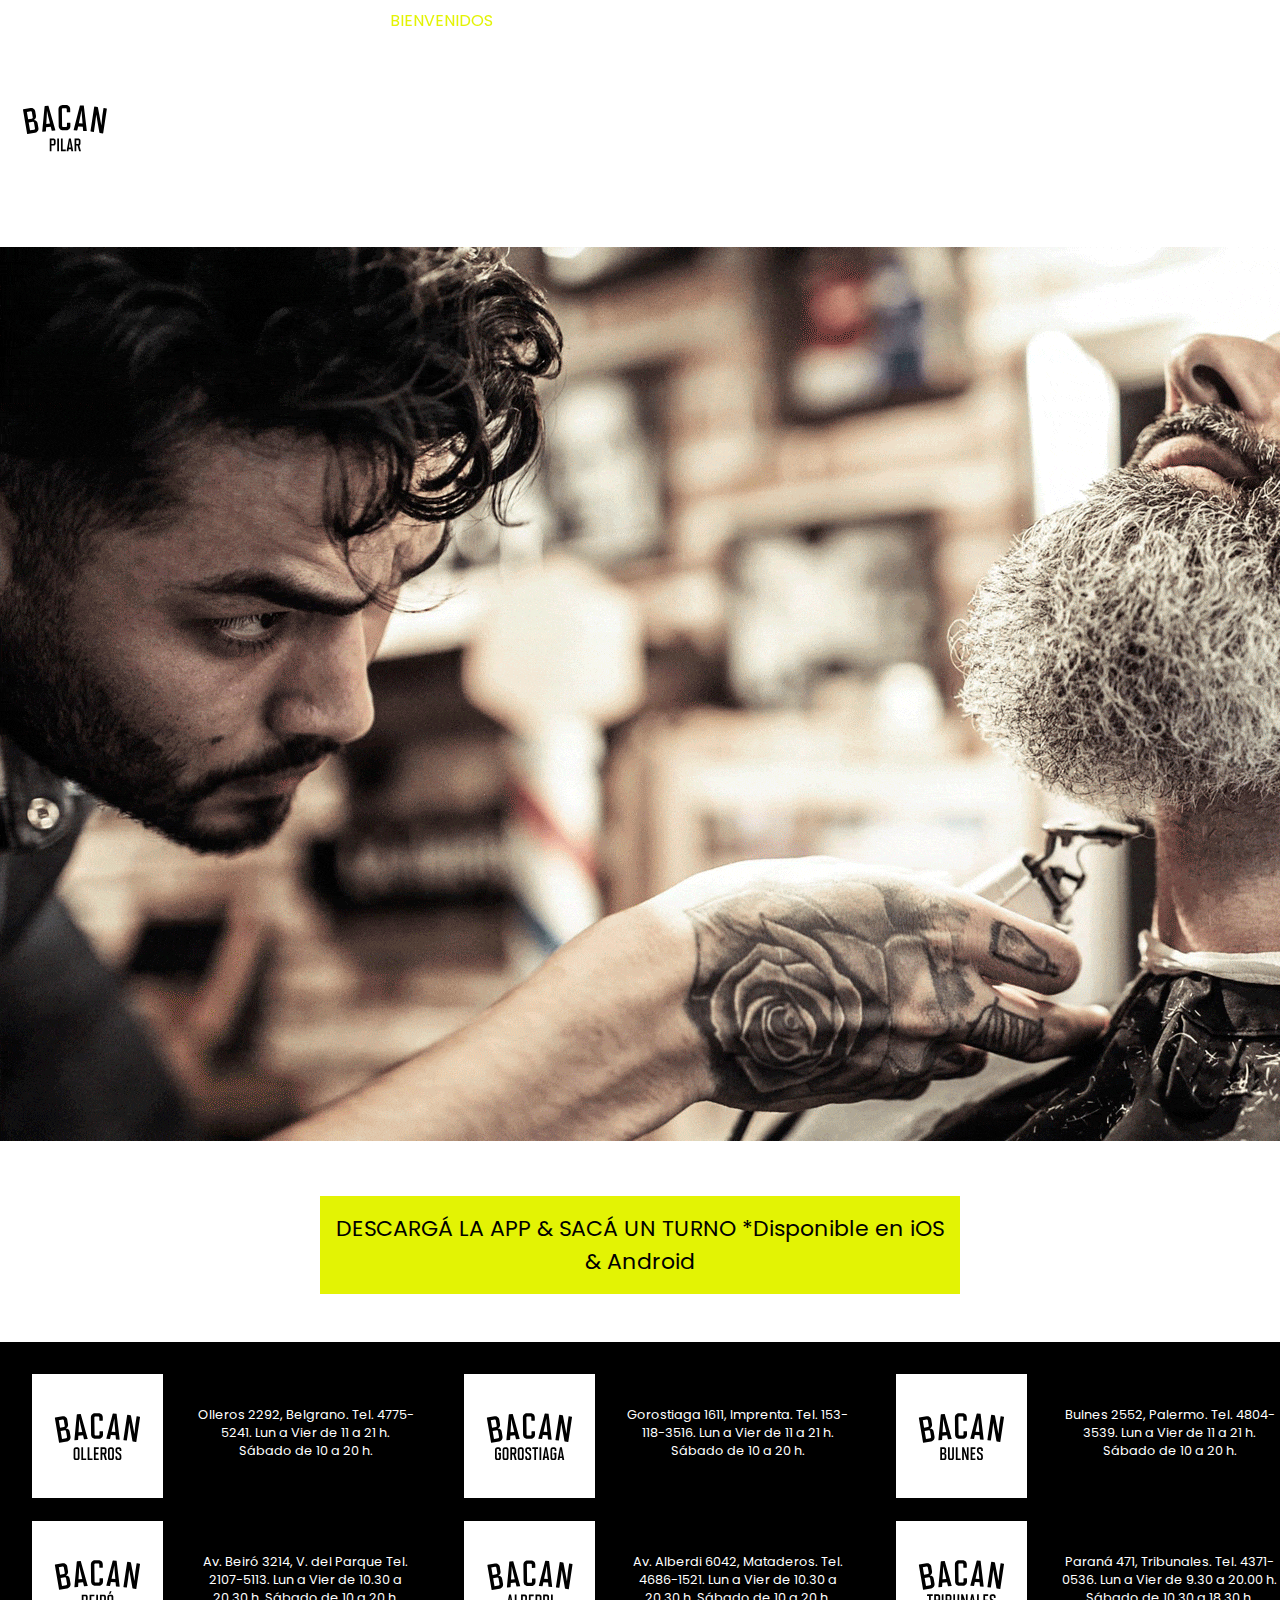
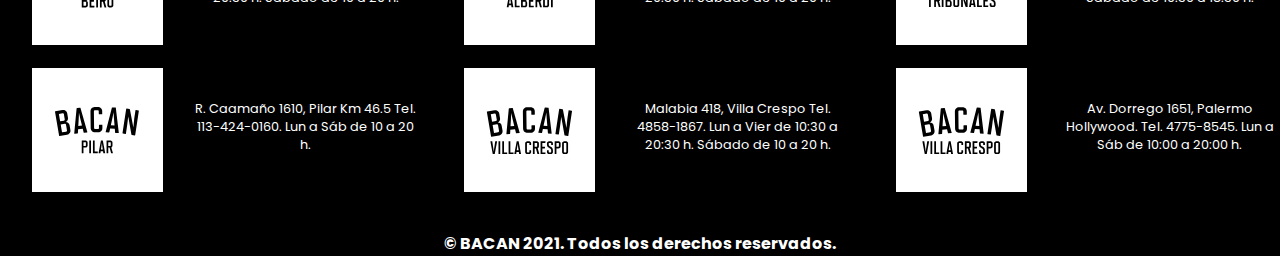
<file: html/caamaño.html>
<!DOCTYPE html>
<html lang="en">
<head>
    <meta charset="UTF-8">
    <meta http-equiv="X-UA-Compatible" content="IE=edge">
    <meta name="viewport" content="width=device-width, initial-scale=1.0">
    <meta http-equiv="X-UA-Compatible" content="ie=edge">
    <meta http-equiv="X-UA-Compatible" content="IE=7">
    <link rel="stylesheet" href="../css/sucursales.css">

    <link rel="stylesheet" href="https://cdnjs.cloudflare.com/ajax/libs/font-awesome/6.0.0-beta3/css/all.min.css" integrity="sha512-Fo3rlrZj/k7ujTnHg4CGR2D7kSs0v4LLanw2qksYuRlEzO+tcaEPQogQ0KaoGN26/zrn20ImR1DfuLWnOo7aBA==" crossorigin="anonymous" referrerpolicy="no-referrer" />

    <link href="https://cdn.jsdelivr.net/npm/bootstrap@5.0.2/dist/css/bootstrap.min.css" rel="stylesheet" integrity="sha384-EVSTQN3/azprG1Anm3QDgpJLIm9Nao0Yz1ztcQTwFspd3yD65VohhpuuCOmLASjC" crossorigin="anonymous">


    <title>Caamaño</title>
</head>
<body>
    <nav class="nav-1 bg-dark">
        <div class="div-1">
          <span>BIENVENIDOS</span>
          <div>
          <a href="https://www.facebook.com/bacanbarberia" target="_blank" rel="noopener noreferrer"><i class="fa-brands fa-facebook"></i></a>
          <a href="https://www.instagram.com/bacanbarberia/" target="_blank" rel="noopener noreferrer"><i class="fa-brands fa-instagram"></i></a>
          </div>
        </div>
      </nav>
    
    <!-- IMG BACAN -->
   
    <br>

      <div class="text-center">
        <img src="../img/logo_7.png" class="img-fluid" alt="...">
      </div>


  <!-- BANNER -->
  
      <br><br>

      <div class="div-2">
        <img class="container-fluid" src="../img/banner-ppal_bacan (1).gif" alt="">
      </div>

      <div class="app">
        <p>DESCARGÁ LA APP & SACÁ UN TURNO
          *Disponible en iOS & Android</p>
        </div>


<!-- bacan casillas -->
    
<div class="bacan-casillas">
    <div>
      <a href="http://" target="_blank" rel="noopener noreferrer">
        <div><img src="../img/logo_1.png"></img></div>
      <div><p>Olleros 2292, Belgrano.  Tel. 4775-5241.  Lun a Vier de 11 a 21 h.  Sábado de 10 a 20 h.</p></div>
      </a>
    </div>
    <div>
      <a href="http://" target="_blank" rel="noopener noreferrer">
        <div><img src="../img/logo_2.png"></img></div>
      <div><p>Gorostiaga 1611, Imprenta.  Tel. 153-118-3516.  Lun a Vier de 11 a 21 h.  Sábado de 10 a 20 h.</p></div>
      </a>
    </div>
    <div>
      <a href="html/palermo.html" target="_blank" rel="noopener noreferrer">
        <div><img src="../img/logo_3.png"></img></div>
      <div><p>Bulnes 2552, Palermo.  Tel. 4804-3539.  Lun a Vier de 11 a 21 h.  Sábado de 10 a 20 h.</p></div>
      </a>
    </div>
    <div>
      <a href="http://" target="_blank" rel="noopener noreferrer">
        <div><img src="../img/logo_4.png"></img></div>
      <div><p>Av. Beiró 3214, V. del Parque  Tel. 2107-5113.  Lun a Vier de 10.30 a 20.30 h.  Sábado de 10 a 20 h.</p></div>
      </a>
    </div>
    <div>
      <a href="http://" target="_blank" rel="noopener noreferrer">
        <div><img src="../img/logo_5.png"></img></div>
      <div><p>Av. Alberdi 6042, Mataderos.  Tel. 4686-1521.  Lun a Vier de 10.30 a 20.30 h.  Sábado de 10 a 20 h.</p></div>
      </a>
    </div>  
    <div>
      <a href="http://" target="_blank" rel="noopener noreferrer">
        <div><img src="../img/logo_6.png"></img></div>
      <div><p>Paraná 471, Tribunales.  Tel. 4371-0536.  Lun a Vier de 9.30 a 20.00 h.  Sábado de 10.30 a 18.30 h.</p></div>
      </a>
    </div>  
    <div>
      <a href="http://" target="_blank" rel="noopener noreferrer">
        <div><img src="../img/logo_7.png"></img></div>
      <div><p>R. Caamaño 1610, Pilar  Km 46.5  Tel. 113-424-0160.  Lun a Sáb de 10 a 20 h.</p></div>
      </a>
    </div>  
    <div>
      <a href="http://" target="_blank" rel="noopener noreferrer">
        <div><img src="../img/logo_8.png"></img></div>
      <div><p>Malabia 418, Villa Crespo  Tel. 4858-1867.  Lun a Vier de 10:30 a 20:30 h.  Sábado de 10 a 20 h.</p></div>
      </a>
    </div>  
    <div>
      <a href="http://" target="_blank" rel="noopener noreferrer">
        <div><img src="../img/logo_8.png"></img></div>
      <div><p>Av. Dorrego 1651, Palermo Hollywood.  Tel. 4775-8545.  Lun a Sáb de 10:00 a 20:00 h.</p></div>
      </a>
    </div>  
  </div>
  
  
  <!-- footer -->
  
    <footer><h3>© BACAN 2021. Todos los derechos reservados.</h3></footer>

    <script src="https://cdn.jsdelivr.net/npm/bootstrap@5.0.2/dist/js/bootstrap.bundle.min.js" integrity="sha384-MrcW6ZMFYlzcLA8Nl+NtUVF0sA7MsXsP1UyJoMp4YLEuNSfAP+JcXn/tWtIaxVXM" crossorigin="anonymous"></script>
</body>
</html>
</file>
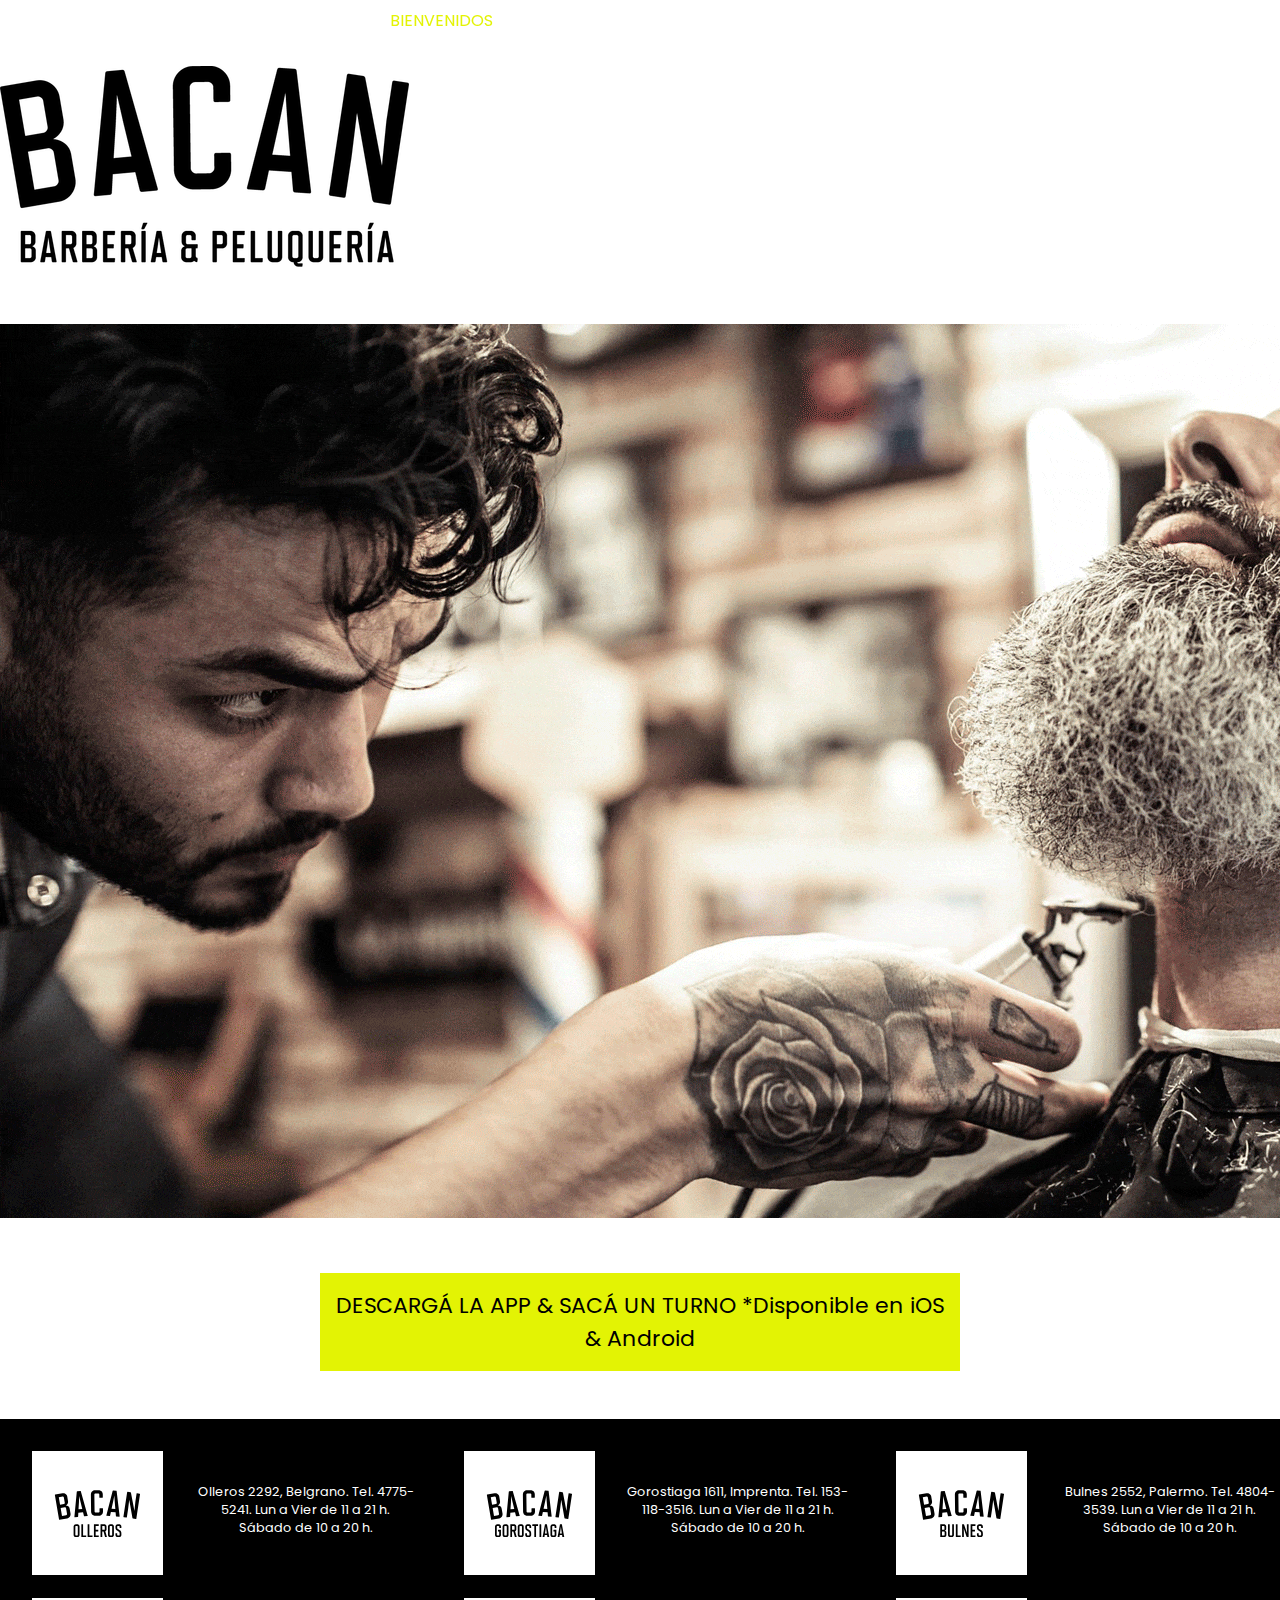
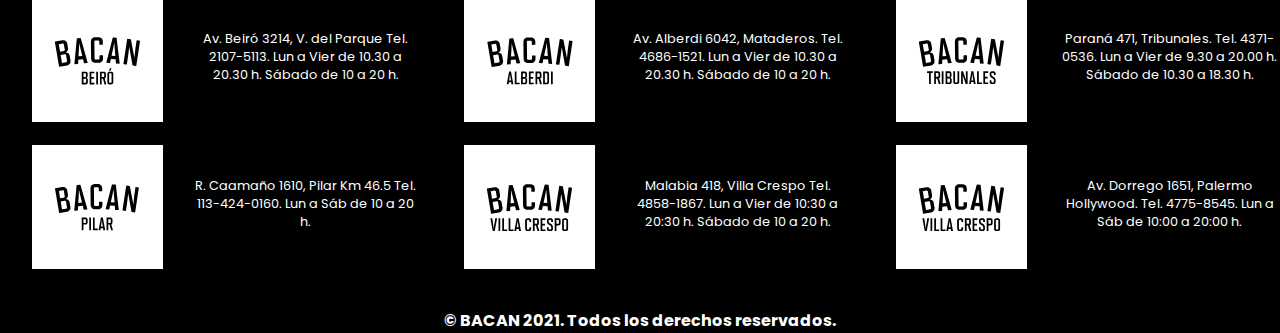
<file: html/diaz.html>
<!DOCTYPE html>
<html lang="en">
<head>
    <meta charset="UTF-8">
    <meta http-equiv="X-UA-Compatible" content="IE=edge">
    <meta name="viewport" content="width=device-width, initial-scale=1.0">
    <meta http-equiv="X-UA-Compatible" content="ie=edge">
    <meta http-equiv="X-UA-Compatible" content="IE=7">
    <link rel="stylesheet" href="../css/sucursales.css">

    <link rel="stylesheet" href="https://cdnjs.cloudflare.com/ajax/libs/font-awesome/6.0.0-beta3/css/all.min.css" integrity="sha512-Fo3rlrZj/k7ujTnHg4CGR2D7kSs0v4LLanw2qksYuRlEzO+tcaEPQogQ0KaoGN26/zrn20ImR1DfuLWnOo7aBA==" crossorigin="anonymous" referrerpolicy="no-referrer" />

    <link href="https://cdn.jsdelivr.net/npm/bootstrap@5.0.2/dist/css/bootstrap.min.css" rel="stylesheet" integrity="sha384-EVSTQN3/azprG1Anm3QDgpJLIm9Nao0Yz1ztcQTwFspd3yD65VohhpuuCOmLASjC" crossorigin="anonymous">


    <title>Diaz</title>
</head>
<body>
    <nav class="nav-1 bg-dark">
        <div class="div-1">
          <span>BIENVENIDOS</span>
          <div>
          <a href="https://www.facebook.com/bacanbarberia" target="_blank" rel="noopener noreferrer"><i class="fa-brands fa-facebook"></i></a>
          <a href="https://www.instagram.com/bacanbarberia/" target="_blank" rel="noopener noreferrer"><i class="fa-brands fa-instagram"></i></a>
          </div>
        </div>
      </nav>
    
    <!-- IMG BACAN -->
   
    <br>

      <div class="text-center">
        <img src="../img/Bacan.png" class="img-fluid" alt="...">
      </div>


  <!-- BANNER -->
  
      <br><br>

      <div class="div-2">
        <img class="container-fluid" src="../img/banner-ppal_bacan (1).gif" alt="">
      </div>

      <div class="app">
        <p>DESCARGÁ LA APP & SACÁ UN TURNO
          *Disponible en iOS & Android</p>
        </div>


<!-- bacan casillas -->
    
<div class="bacan-casillas">
    <div>
      <a href="http://" target="_blank" rel="noopener noreferrer">
        <div><img src="../img/logo_1.png"></img></div>
      <div><p>Olleros 2292, Belgrano.  Tel. 4775-5241.  Lun a Vier de 11 a 21 h.  Sábado de 10 a 20 h.</p></div>
      </a>
    </div>
    <div>
      <a href="http://" target="_blank" rel="noopener noreferrer">
        <div><img src="../img/logo_2.png"></img></div>
      <div><p>Gorostiaga 1611, Imprenta.  Tel. 153-118-3516.  Lun a Vier de 11 a 21 h.  Sábado de 10 a 20 h.</p></div>
      </a>
    </div>
    <div>
      <a href="html/palermo.html" target="_blank" rel="noopener noreferrer">
        <div><img src="../img/logo_3.png"></img></div>
      <div><p>Bulnes 2552, Palermo.  Tel. 4804-3539.  Lun a Vier de 11 a 21 h.  Sábado de 10 a 20 h.</p></div>
      </a>
    </div>
    <div>
      <a href="http://" target="_blank" rel="noopener noreferrer">
        <div><img src="../img/logo_4.png"></img></div>
      <div><p>Av. Beiró 3214, V. del Parque  Tel. 2107-5113.  Lun a Vier de 10.30 a 20.30 h.  Sábado de 10 a 20 h.</p></div>
      </a>
    </div>
    <div>
      <a href="http://" target="_blank" rel="noopener noreferrer">
        <div><img src="../img/logo_5.png"></img></div>
      <div><p>Av. Alberdi 6042, Mataderos.  Tel. 4686-1521.  Lun a Vier de 10.30 a 20.30 h.  Sábado de 10 a 20 h.</p></div>
      </a>
    </div>  
    <div>
      <a href="http://" target="_blank" rel="noopener noreferrer">
        <div><img src="../img/logo_6.png"></img></div>
      <div><p>Paraná 471, Tribunales.  Tel. 4371-0536.  Lun a Vier de 9.30 a 20.00 h.  Sábado de 10.30 a 18.30 h.</p></div>
      </a>
    </div>  
    <div>
      <a href="http://" target="_blank" rel="noopener noreferrer">
        <div><img src="../img/logo_7.png"></img></div>
      <div><p>R. Caamaño 1610, Pilar  Km 46.5  Tel. 113-424-0160.  Lun a Sáb de 10 a 20 h.</p></div>
      </a>
    </div>  
    <div>
      <a href="http://" target="_blank" rel="noopener noreferrer">
        <div><img src="../img/logo_8.png"></img></div>
      <div><p>Malabia 418, Villa Crespo  Tel. 4858-1867.  Lun a Vier de 10:30 a 20:30 h.  Sábado de 10 a 20 h.</p></div>
      </a>
    </div>  
    <div>
      <a href="http://" target="_blank" rel="noopener noreferrer">
        <div><img src="../img/logo_8.png"></img></div>
      <div><p>Av. Dorrego 1651, Palermo Hollywood.  Tel. 4775-8545.  Lun a Sáb de 10:00 a 20:00 h.</p></div>
      </a>
    </div>  
  </div>
  
  
  <!-- footer -->
  
    <footer><h3>© BACAN 2021. Todos los derechos reservados.</h3></footer>

    <script src="https://cdn.jsdelivr.net/npm/bootstrap@5.0.2/dist/js/bootstrap.bundle.min.js" integrity="sha384-MrcW6ZMFYlzcLA8Nl+NtUVF0sA7MsXsP1UyJoMp4YLEuNSfAP+JcXn/tWtIaxVXM" crossorigin="anonymous"></script>
</body>
</html>
</file>
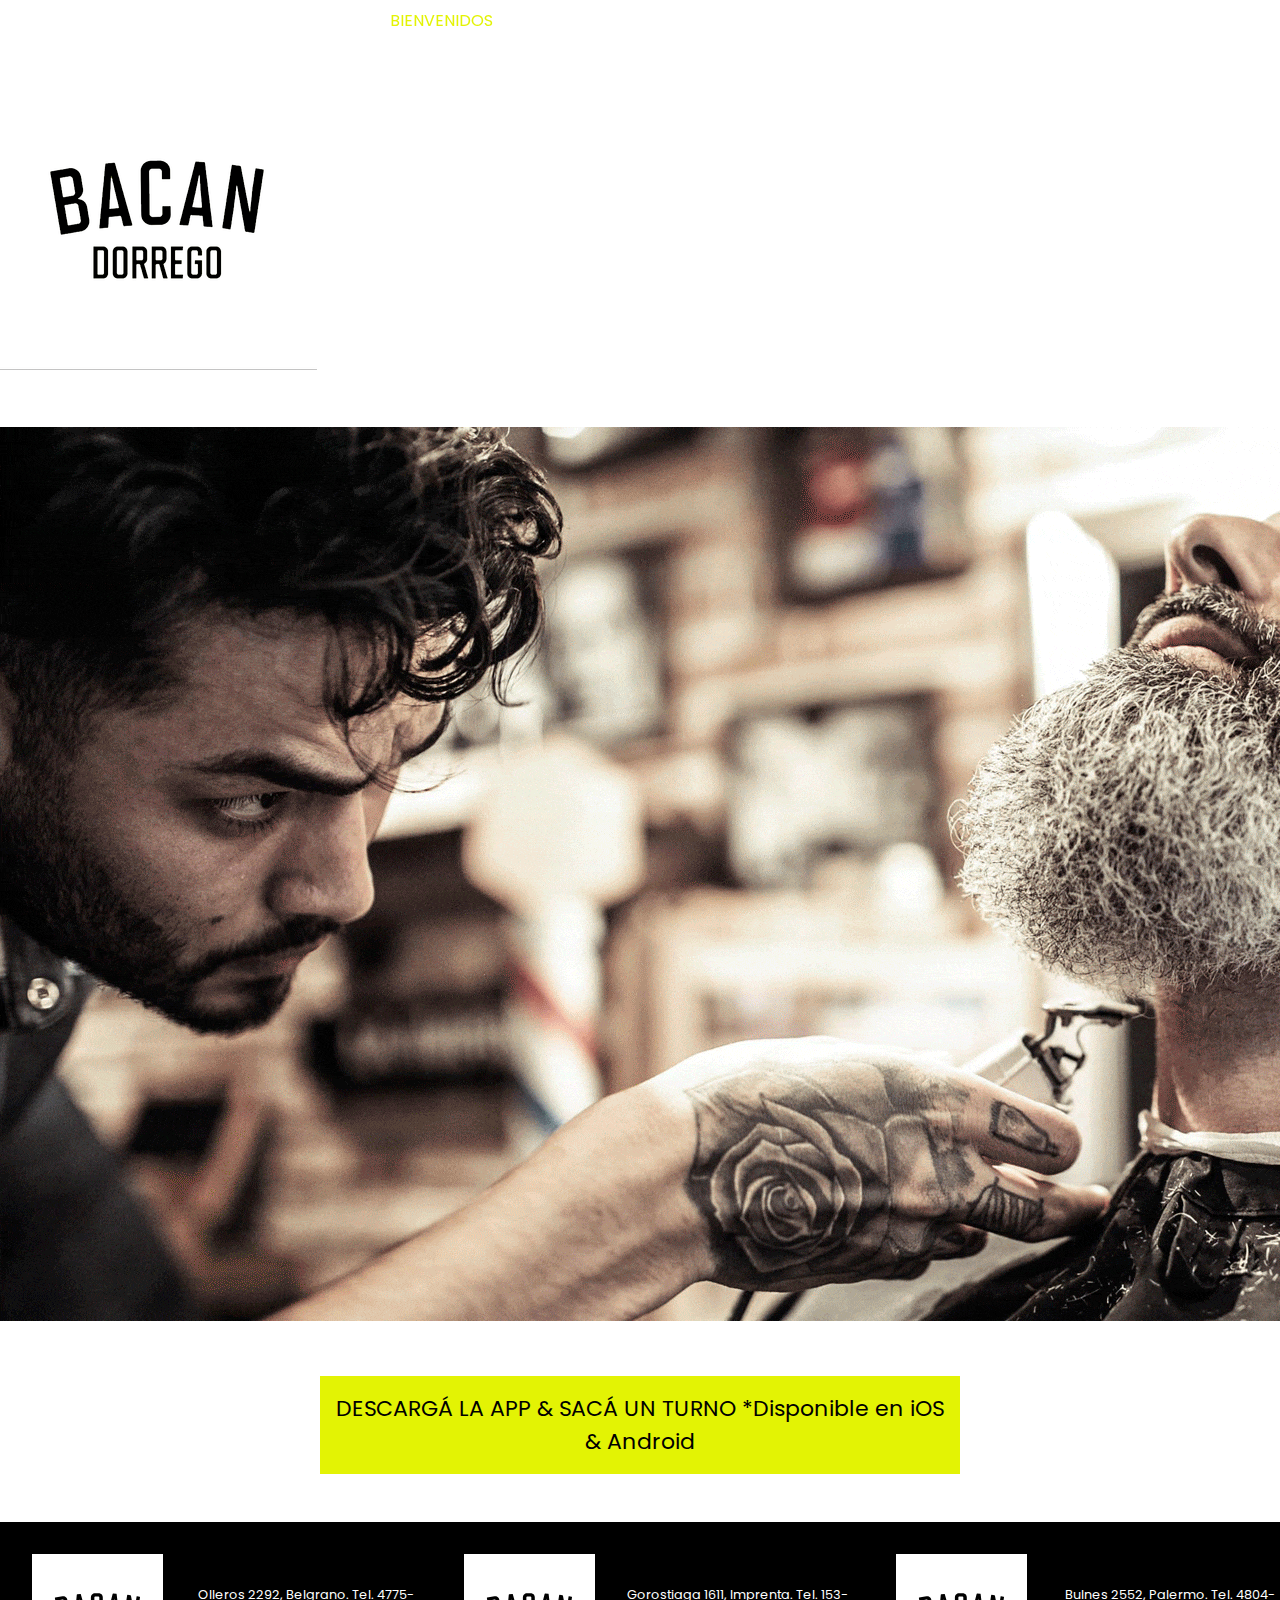
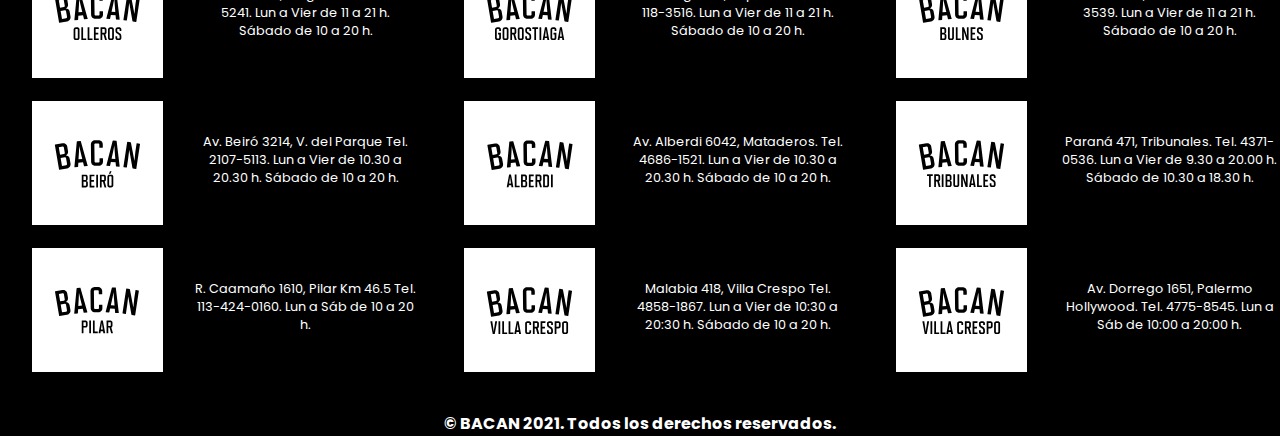
<file: html/dorrego.html>
<!DOCTYPE html>
<html lang="en">
<head>
    <meta charset="UTF-8">
    <meta http-equiv="X-UA-Compatible" content="IE=edge">
    <meta name="viewport" content="width=device-width, initial-scale=1.0">
    <meta http-equiv="X-UA-Compatible" content="ie=edge">
    <meta http-equiv="X-UA-Compatible" content="IE=7">
    <link rel="stylesheet" href="../css/sucursales.css">

    <link rel="stylesheet" href="https://cdnjs.cloudflare.com/ajax/libs/font-awesome/6.0.0-beta3/css/all.min.css" integrity="sha512-Fo3rlrZj/k7ujTnHg4CGR2D7kSs0v4LLanw2qksYuRlEzO+tcaEPQogQ0KaoGN26/zrn20ImR1DfuLWnOo7aBA==" crossorigin="anonymous" referrerpolicy="no-referrer" />

    <link href="https://cdn.jsdelivr.net/npm/bootstrap@5.0.2/dist/css/bootstrap.min.css" rel="stylesheet" integrity="sha384-EVSTQN3/azprG1Anm3QDgpJLIm9Nao0Yz1ztcQTwFspd3yD65VohhpuuCOmLASjC" crossorigin="anonymous">


    <title>Dorrego</title>
</head>
<body>
    <nav class="nav-1 bg-dark">
        <div class="div-1">
          <span>BIENVENIDOS</span>
          <div>
          <a href="https://www.facebook.com/bacanbarberia" target="_blank" rel="noopener noreferrer"><i class="fa-brands fa-facebook"></i></a>
          <a href="https://www.instagram.com/bacanbarberia/" target="_blank" rel="noopener noreferrer"><i class="fa-brands fa-instagram"></i></a>
          </div>
        </div>
      </nav>
    
    <!-- IMG BACAN -->
   
    <br>

      <div class="text-center">
        <img src="../img/logo_9.png" class="img-fluid" alt="...">
      </div>


  <!-- BANNER -->
  
      <br><br>

      <div class="div-2">
        <img class="container-fluid" src="../img/banner-ppal_bacan (1).gif" alt="">
      </div>

      <div class="app">
        <p>DESCARGÁ LA APP & SACÁ UN TURNO
          *Disponible en iOS & Android</p>
        </div>


<!-- bacan casillas -->
    
<div class="bacan-casillas">
    <div>
      <a href="http://" target="_blank" rel="noopener noreferrer">
        <div><img src="../img/logo_1.png"></img></div>
      <div><p>Olleros 2292, Belgrano.  Tel. 4775-5241.  Lun a Vier de 11 a 21 h.  Sábado de 10 a 20 h.</p></div>
      </a>
    </div>
    <div>
      <a href="http://" target="_blank" rel="noopener noreferrer">
        <div><img src="../img/logo_2.png"></img></div>
      <div><p>Gorostiaga 1611, Imprenta.  Tel. 153-118-3516.  Lun a Vier de 11 a 21 h.  Sábado de 10 a 20 h.</p></div>
      </a>
    </div>
    <div>
      <a href="html/palermo.html" target="_blank" rel="noopener noreferrer">
        <div><img src="../img/logo_3.png"></img></div>
      <div><p>Bulnes 2552, Palermo.  Tel. 4804-3539.  Lun a Vier de 11 a 21 h.  Sábado de 10 a 20 h.</p></div>
      </a>
    </div>
    <div>
      <a href="http://" target="_blank" rel="noopener noreferrer">
        <div><img src="../img/logo_4.png"></img></div>
      <div><p>Av. Beiró 3214, V. del Parque  Tel. 2107-5113.  Lun a Vier de 10.30 a 20.30 h.  Sábado de 10 a 20 h.</p></div>
      </a>
    </div>
    <div>
      <a href="http://" target="_blank" rel="noopener noreferrer">
        <div><img src="../img/logo_5.png"></img></div>
      <div><p>Av. Alberdi 6042, Mataderos.  Tel. 4686-1521.  Lun a Vier de 10.30 a 20.30 h.  Sábado de 10 a 20 h.</p></div>
      </a>
    </div>  
    <div>
      <a href="http://" target="_blank" rel="noopener noreferrer">
        <div><img src="../img/logo_6.png"></img></div>
      <div><p>Paraná 471, Tribunales.  Tel. 4371-0536.  Lun a Vier de 9.30 a 20.00 h.  Sábado de 10.30 a 18.30 h.</p></div>
      </a>
    </div>  
    <div>
      <a href="http://" target="_blank" rel="noopener noreferrer">
        <div><img src="../img/logo_7.png"></img></div>
      <div><p>R. Caamaño 1610, Pilar  Km 46.5  Tel. 113-424-0160.  Lun a Sáb de 10 a 20 h.</p></div>
      </a>
    </div>  
    <div>
      <a href="http://" target="_blank" rel="noopener noreferrer">
        <div><img src="../img/logo_8.png"></img></div>
      <div><p>Malabia 418, Villa Crespo  Tel. 4858-1867.  Lun a Vier de 10:30 a 20:30 h.  Sábado de 10 a 20 h.</p></div>
      </a>
    </div>  
    <div>
      <a href="http://" target="_blank" rel="noopener noreferrer">
        <div><img src="../img/logo_8.png"></img></div>
      <div><p>Av. Dorrego 1651, Palermo Hollywood.  Tel. 4775-8545.  Lun a Sáb de 10:00 a 20:00 h.</p></div>
      </a>
    </div>  
  </div>
  
  
  <!-- footer -->
  
    <footer><h3>© BACAN 2021. Todos los derechos reservados.</h3></footer>

    <script src="https://cdn.jsdelivr.net/npm/bootstrap@5.0.2/dist/js/bootstrap.bundle.min.js" integrity="sha384-MrcW6ZMFYlzcLA8Nl+NtUVF0sA7MsXsP1UyJoMp4YLEuNSfAP+JcXn/tWtIaxVXM" crossorigin="anonymous"></script>
</body>
</html>
</file>
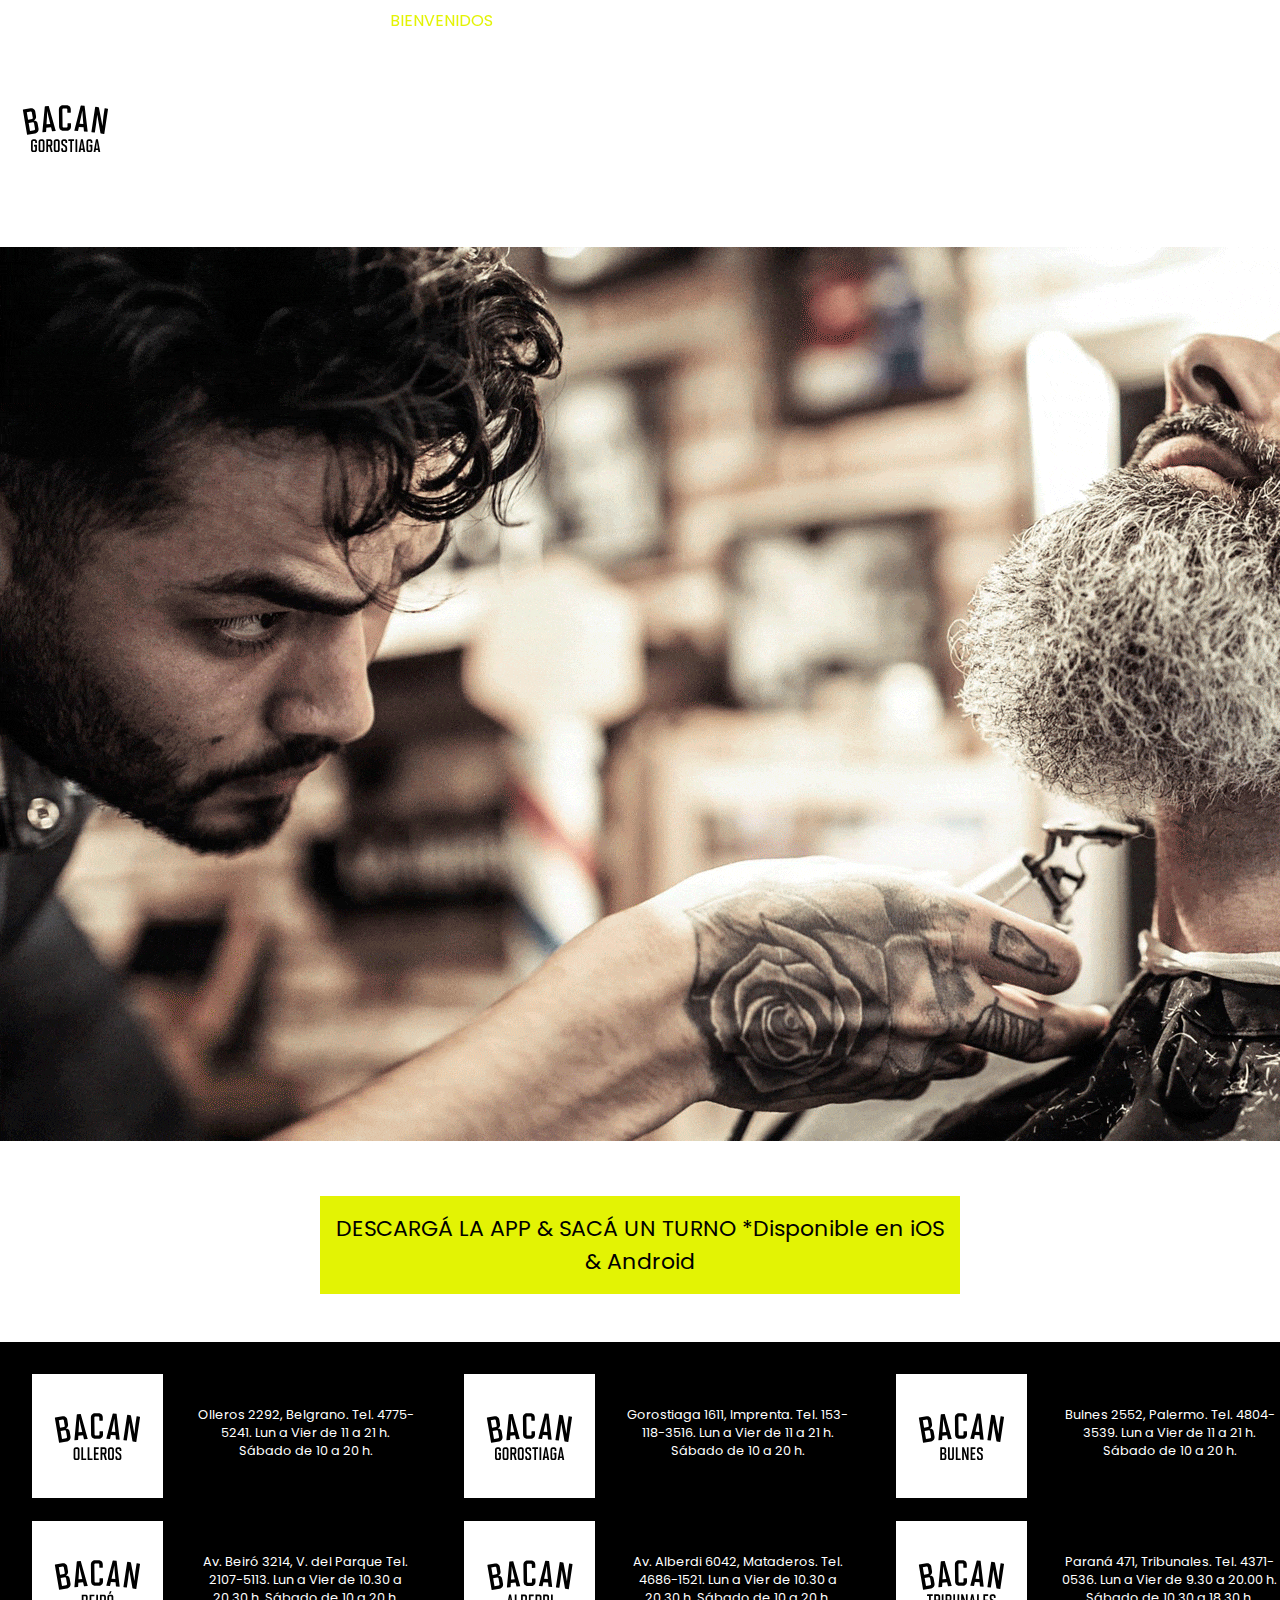
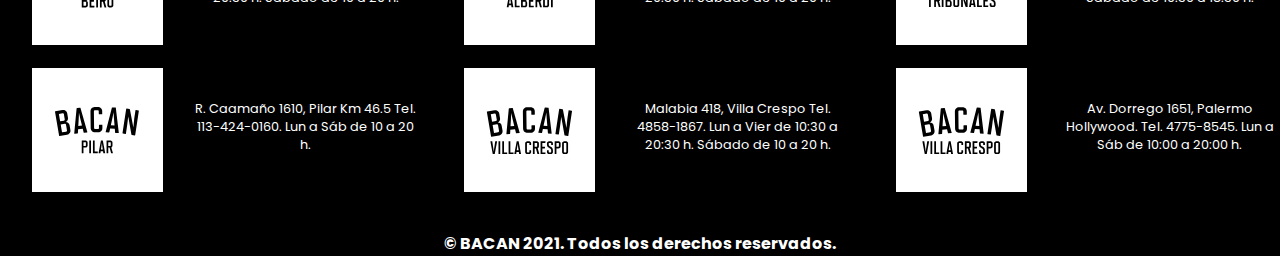
<file: html/gorostiaga.html>
<!DOCTYPE html>
<html lang="en">
<head>
    <meta charset="UTF-8">
    <meta http-equiv="X-UA-Compatible" content="IE=edge">
    <meta name="viewport" content="width=device-width, initial-scale=1.0">
    <meta http-equiv="X-UA-Compatible" content="ie=edge">
    <meta http-equiv="X-UA-Compatible" content="IE=7">
    <link rel="stylesheet" href="../css/sucursales.css">

    <link rel="stylesheet" href="https://cdnjs.cloudflare.com/ajax/libs/font-awesome/6.0.0-beta3/css/all.min.css" integrity="sha512-Fo3rlrZj/k7ujTnHg4CGR2D7kSs0v4LLanw2qksYuRlEzO+tcaEPQogQ0KaoGN26/zrn20ImR1DfuLWnOo7aBA==" crossorigin="anonymous" referrerpolicy="no-referrer" />

    <link href="https://cdn.jsdelivr.net/npm/bootstrap@5.0.2/dist/css/bootstrap.min.css" rel="stylesheet" integrity="sha384-EVSTQN3/azprG1Anm3QDgpJLIm9Nao0Yz1ztcQTwFspd3yD65VohhpuuCOmLASjC" crossorigin="anonymous">


    <title>Gorostiaga</title>
</head>
<body>
    <nav class="nav-1 bg-dark">
        <div class="div-1">
          <span>BIENVENIDOS</span>
          <div>
          <a href="https://www.facebook.com/bacanbarberia" target="_blank" rel="noopener noreferrer"><i class="fa-brands fa-facebook"></i></a>
          <a href="https://www.instagram.com/bacanbarberia/" target="_blank" rel="noopener noreferrer"><i class="fa-brands fa-instagram"></i></a>
          </div>
        </div>
      </nav>
    
    <!-- IMG BACAN -->
   
    <br>

      <div class="text-center">
        <img src="../img/logo_2.png" class="img-fluid" alt="...">
      </div>


  <!-- BANNER -->
  
      <br><br>

      <div class="div-2">
        <img class="container-fluid" src="../img/banner-ppal_bacan (1).gif" alt="">
      </div>

      <div class="app">
        <p>DESCARGÁ LA APP & SACÁ UN TURNO
          *Disponible en iOS & Android</p>
        </div>


<!-- bacan casillas -->
    
<div class="bacan-casillas">
    <div>
      <a href="http://" target="_blank" rel="noopener noreferrer">
        <div><img src="../img/logo_1.png"></img></div>
      <div><p>Olleros 2292, Belgrano.  Tel. 4775-5241.  Lun a Vier de 11 a 21 h.  Sábado de 10 a 20 h.</p></div>
      </a>
    </div>
    <div>
      <a href="http://" target="_blank" rel="noopener noreferrer">
        <div><img src="../img/logo_2.png"></img></div>
      <div><p>Gorostiaga 1611, Imprenta.  Tel. 153-118-3516.  Lun a Vier de 11 a 21 h.  Sábado de 10 a 20 h.</p></div>
      </a>
    </div>
    <div>
      <a href="html/palermo.html" target="_blank" rel="noopener noreferrer">
        <div><img src="../img/logo_3.png"></img></div>
      <div><p>Bulnes 2552, Palermo.  Tel. 4804-3539.  Lun a Vier de 11 a 21 h.  Sábado de 10 a 20 h.</p></div>
      </a>
    </div>
    <div>
      <a href="http://" target="_blank" rel="noopener noreferrer">
        <div><img src="../img/logo_4.png"></img></div>
      <div><p>Av. Beiró 3214, V. del Parque  Tel. 2107-5113.  Lun a Vier de 10.30 a 20.30 h.  Sábado de 10 a 20 h.</p></div>
      </a>
    </div>
    <div>
      <a href="http://" target="_blank" rel="noopener noreferrer">
        <div><img src="../img/logo_5.png"></img></div>
      <div><p>Av. Alberdi 6042, Mataderos.  Tel. 4686-1521.  Lun a Vier de 10.30 a 20.30 h.  Sábado de 10 a 20 h.</p></div>
      </a>
    </div>  
    <div>
      <a href="http://" target="_blank" rel="noopener noreferrer">
        <div><img src="../img/logo_6.png"></img></div>
      <div><p>Paraná 471, Tribunales.  Tel. 4371-0536.  Lun a Vier de 9.30 a 20.00 h.  Sábado de 10.30 a 18.30 h.</p></div>
      </a>
    </div>  
    <div>
      <a href="http://" target="_blank" rel="noopener noreferrer">
        <div><img src="../img/logo_7.png"></img></div>
      <div><p>R. Caamaño 1610, Pilar  Km 46.5  Tel. 113-424-0160.  Lun a Sáb de 10 a 20 h.</p></div>
      </a>
    </div>  
    <div>
      <a href="http://" target="_blank" rel="noopener noreferrer">
        <div><img src="../img/logo_8.png"></img></div>
      <div><p>Malabia 418, Villa Crespo  Tel. 4858-1867.  Lun a Vier de 10:30 a 20:30 h.  Sábado de 10 a 20 h.</p></div>
      </a>
    </div>  
    <div>
      <a href="http://" target="_blank" rel="noopener noreferrer">
        <div><img src="../img/logo_8.png"></img></div>
      <div><p>Av. Dorrego 1651, Palermo Hollywood.  Tel. 4775-8545.  Lun a Sáb de 10:00 a 20:00 h.</p></div>
      </a>
    </div>  
  </div>
  
  
  <!-- footer -->
  
    <footer><h3>© BACAN 2021. Todos los derechos reservados.</h3></footer>

    <script src="https://cdn.jsdelivr.net/npm/bootstrap@5.0.2/dist/js/bootstrap.bundle.min.js" integrity="sha384-MrcW6ZMFYlzcLA8Nl+NtUVF0sA7MsXsP1UyJoMp4YLEuNSfAP+JcXn/tWtIaxVXM" crossorigin="anonymous"></script>
</body>
</html>
</file>
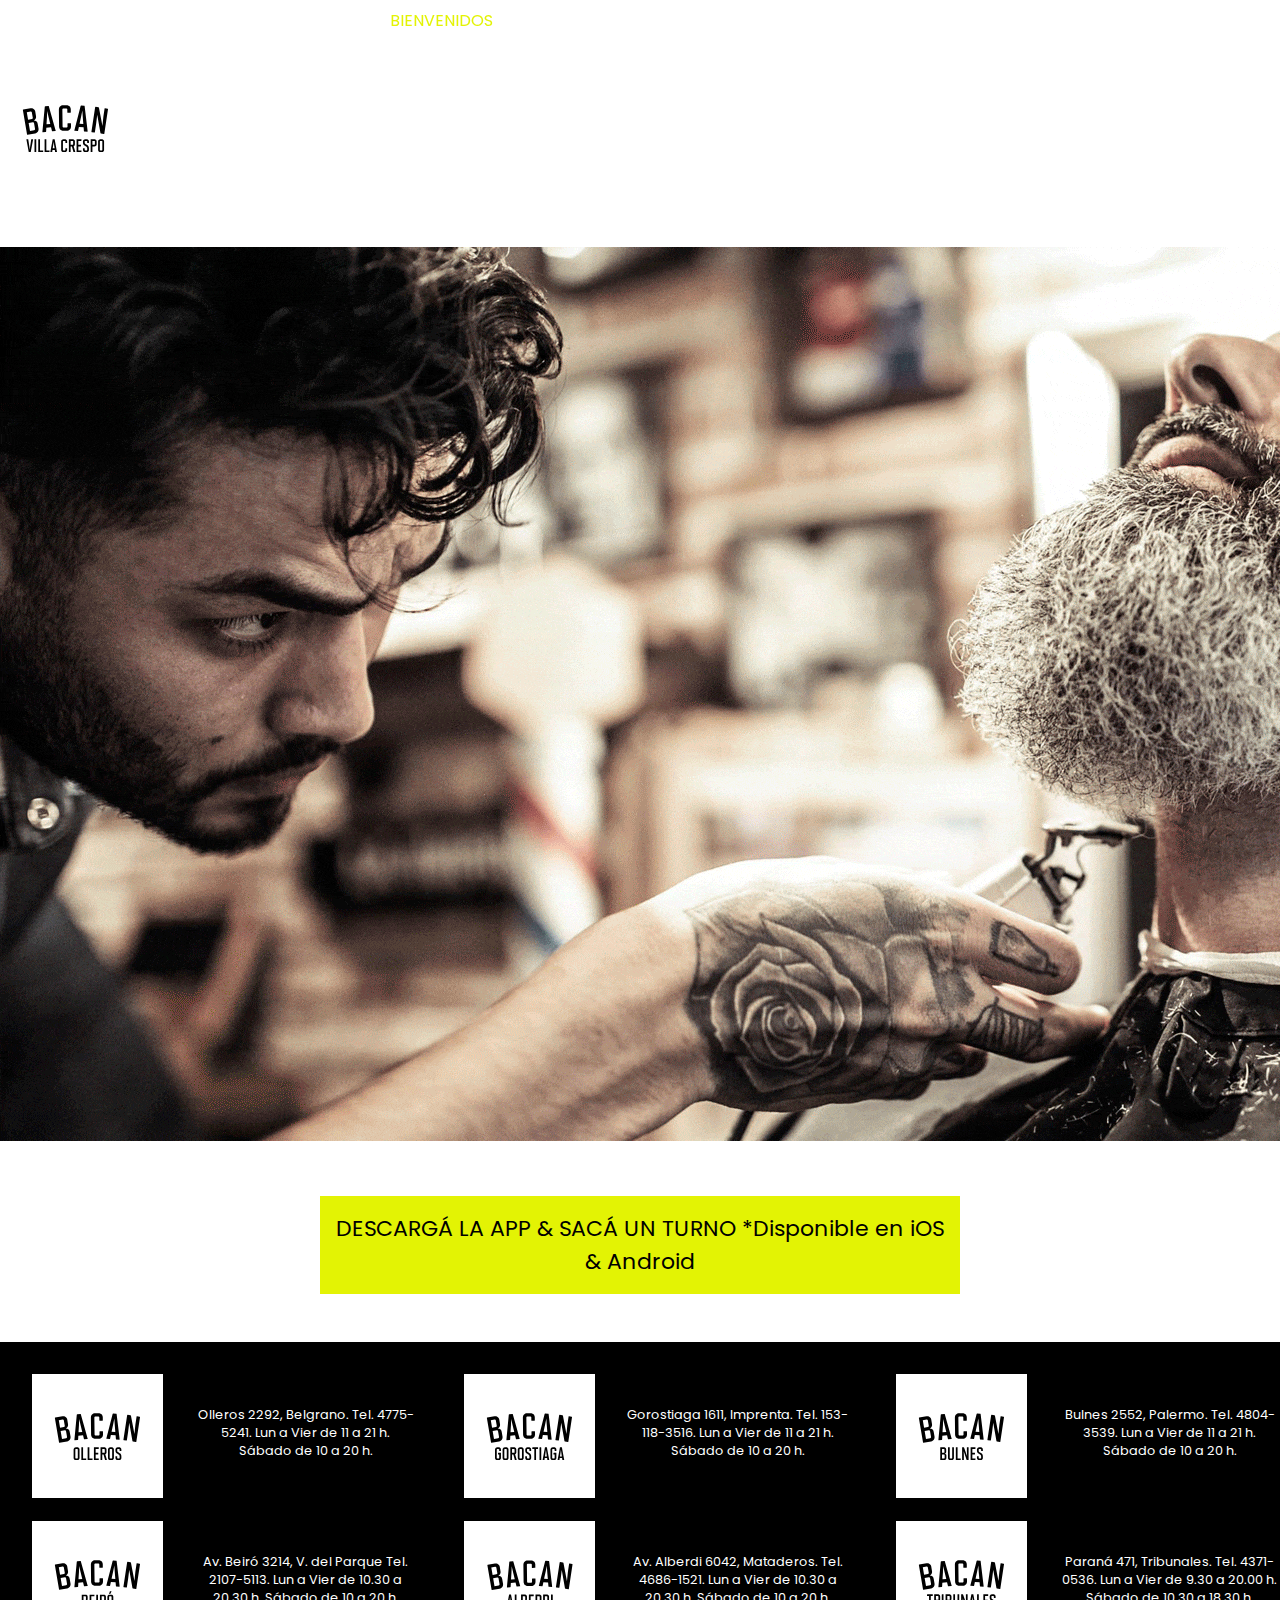
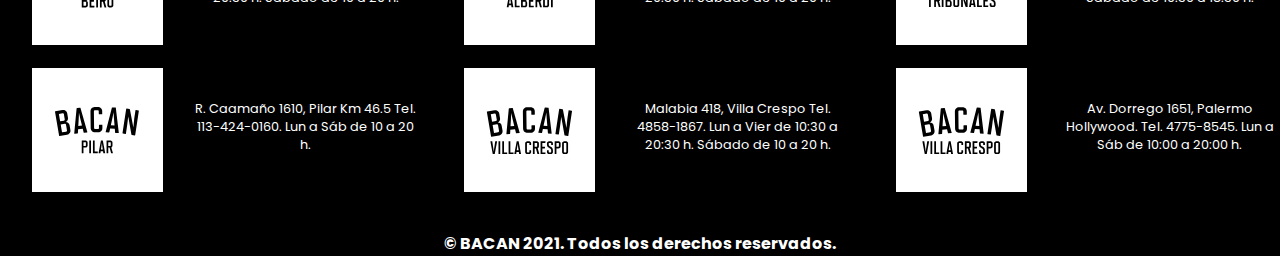
<file: html/malabia.html>
<!DOCTYPE html>
<html lang="en">
<head>
    <meta charset="UTF-8">
    <meta http-equiv="X-UA-Compatible" content="IE=edge">
    <meta name="viewport" content="width=device-width, initial-scale=1.0">
    <meta http-equiv="X-UA-Compatible" content="ie=edge">
    <meta http-equiv="X-UA-Compatible" content="IE=7">
    <link rel="stylesheet" href="../css/sucursales.css">

    <link rel="stylesheet" href="https://cdnjs.cloudflare.com/ajax/libs/font-awesome/6.0.0-beta3/css/all.min.css" integrity="sha512-Fo3rlrZj/k7ujTnHg4CGR2D7kSs0v4LLanw2qksYuRlEzO+tcaEPQogQ0KaoGN26/zrn20ImR1DfuLWnOo7aBA==" crossorigin="anonymous" referrerpolicy="no-referrer" />

    <link href="https://cdn.jsdelivr.net/npm/bootstrap@5.0.2/dist/css/bootstrap.min.css" rel="stylesheet" integrity="sha384-EVSTQN3/azprG1Anm3QDgpJLIm9Nao0Yz1ztcQTwFspd3yD65VohhpuuCOmLASjC" crossorigin="anonymous">


    <title>Malabia</title>
</head>
<body>
    <nav class="nav-1 bg-dark">
        <div class="div-1">
          <span>BIENVENIDOS</span>
          <div>
          <a href="https://www.facebook.com/bacanbarberia" target="_blank" rel="noopener noreferrer"><i class="fa-brands fa-facebook"></i></a>
          <a href="https://www.instagram.com/bacanbarberia/" target="_blank" rel="noopener noreferrer"><i class="fa-brands fa-instagram"></i></a>
          </div>
        </div>
      </nav>
    
    <!-- IMG BACAN -->
   
    <br>

      <div class="text-center">
        <img src="../img/logo_8.png" class="img-fluid" alt="...">
      </div>


  <!-- BANNER -->
  
      <br><br>

      <div class="div-2">
        <img class="container-fluid" src="../img/banner-ppal_bacan (1).gif" alt="">
      </div>

      <div class="app">
        <p>DESCARGÁ LA APP & SACÁ UN TURNO
          *Disponible en iOS & Android</p>
        </div>


<!-- bacan casillas -->
    
<div class="bacan-casillas">
    <div>
      <a href="http://" target="_blank" rel="noopener noreferrer">
        <div><img src="../img/logo_1.png"></img></div>
      <div><p>Olleros 2292, Belgrano.  Tel. 4775-5241.  Lun a Vier de 11 a 21 h.  Sábado de 10 a 20 h.</p></div>
      </a>
    </div>
    <div>
      <a href="http://" target="_blank" rel="noopener noreferrer">
        <div><img src="../img/logo_2.png"></img></div>
      <div><p>Gorostiaga 1611, Imprenta.  Tel. 153-118-3516.  Lun a Vier de 11 a 21 h.  Sábado de 10 a 20 h.</p></div>
      </a>
    </div>
    <div>
      <a href="html/palermo.html" target="_blank" rel="noopener noreferrer">
        <div><img src="../img/logo_3.png"></img></div>
      <div><p>Bulnes 2552, Palermo.  Tel. 4804-3539.  Lun a Vier de 11 a 21 h.  Sábado de 10 a 20 h.</p></div>
      </a>
    </div>
    <div>
      <a href="http://" target="_blank" rel="noopener noreferrer">
        <div><img src="../img/logo_4.png"></img></div>
      <div><p>Av. Beiró 3214, V. del Parque  Tel. 2107-5113.  Lun a Vier de 10.30 a 20.30 h.  Sábado de 10 a 20 h.</p></div>
      </a>
    </div>
    <div>
      <a href="http://" target="_blank" rel="noopener noreferrer">
        <div><img src="../img/logo_5.png"></img></div>
      <div><p>Av. Alberdi 6042, Mataderos.  Tel. 4686-1521.  Lun a Vier de 10.30 a 20.30 h.  Sábado de 10 a 20 h.</p></div>
      </a>
    </div>  
    <div>
      <a href="http://" target="_blank" rel="noopener noreferrer">
        <div><img src="../img/logo_6.png"></img></div>
      <div><p>Paraná 471, Tribunales.  Tel. 4371-0536.  Lun a Vier de 9.30 a 20.00 h.  Sábado de 10.30 a 18.30 h.</p></div>
      </a>
    </div>  
    <div>
      <a href="http://" target="_blank" rel="noopener noreferrer">
        <div><img src="../img/logo_7.png"></img></div>
      <div><p>R. Caamaño 1610, Pilar  Km 46.5  Tel. 113-424-0160.  Lun a Sáb de 10 a 20 h.</p></div>
      </a>
    </div>  
    <div>
      <a href="http://" target="_blank" rel="noopener noreferrer">
        <div><img src="../img/logo_8.png"></img></div>
      <div><p>Malabia 418, Villa Crespo  Tel. 4858-1867.  Lun a Vier de 10:30 a 20:30 h.  Sábado de 10 a 20 h.</p></div>
      </a>
    </div>  
    <div>
      <a href="http://" target="_blank" rel="noopener noreferrer">
        <div><img src="../img/logo_8.png"></img></div>
      <div><p>Av. Dorrego 1651, Palermo Hollywood.  Tel. 4775-8545.  Lun a Sáb de 10:00 a 20:00 h.</p></div>
      </a>
    </div>  
  </div>
  
  
  <!-- footer -->
  
    <footer><h3>© BACAN 2021. Todos los derechos reservados.</h3></footer>

    <script src="https://cdn.jsdelivr.net/npm/bootstrap@5.0.2/dist/js/bootstrap.bundle.min.js" integrity="sha384-MrcW6ZMFYlzcLA8Nl+NtUVF0sA7MsXsP1UyJoMp4YLEuNSfAP+JcXn/tWtIaxVXM" crossorigin="anonymous"></script>
</body>
</html>
</file>
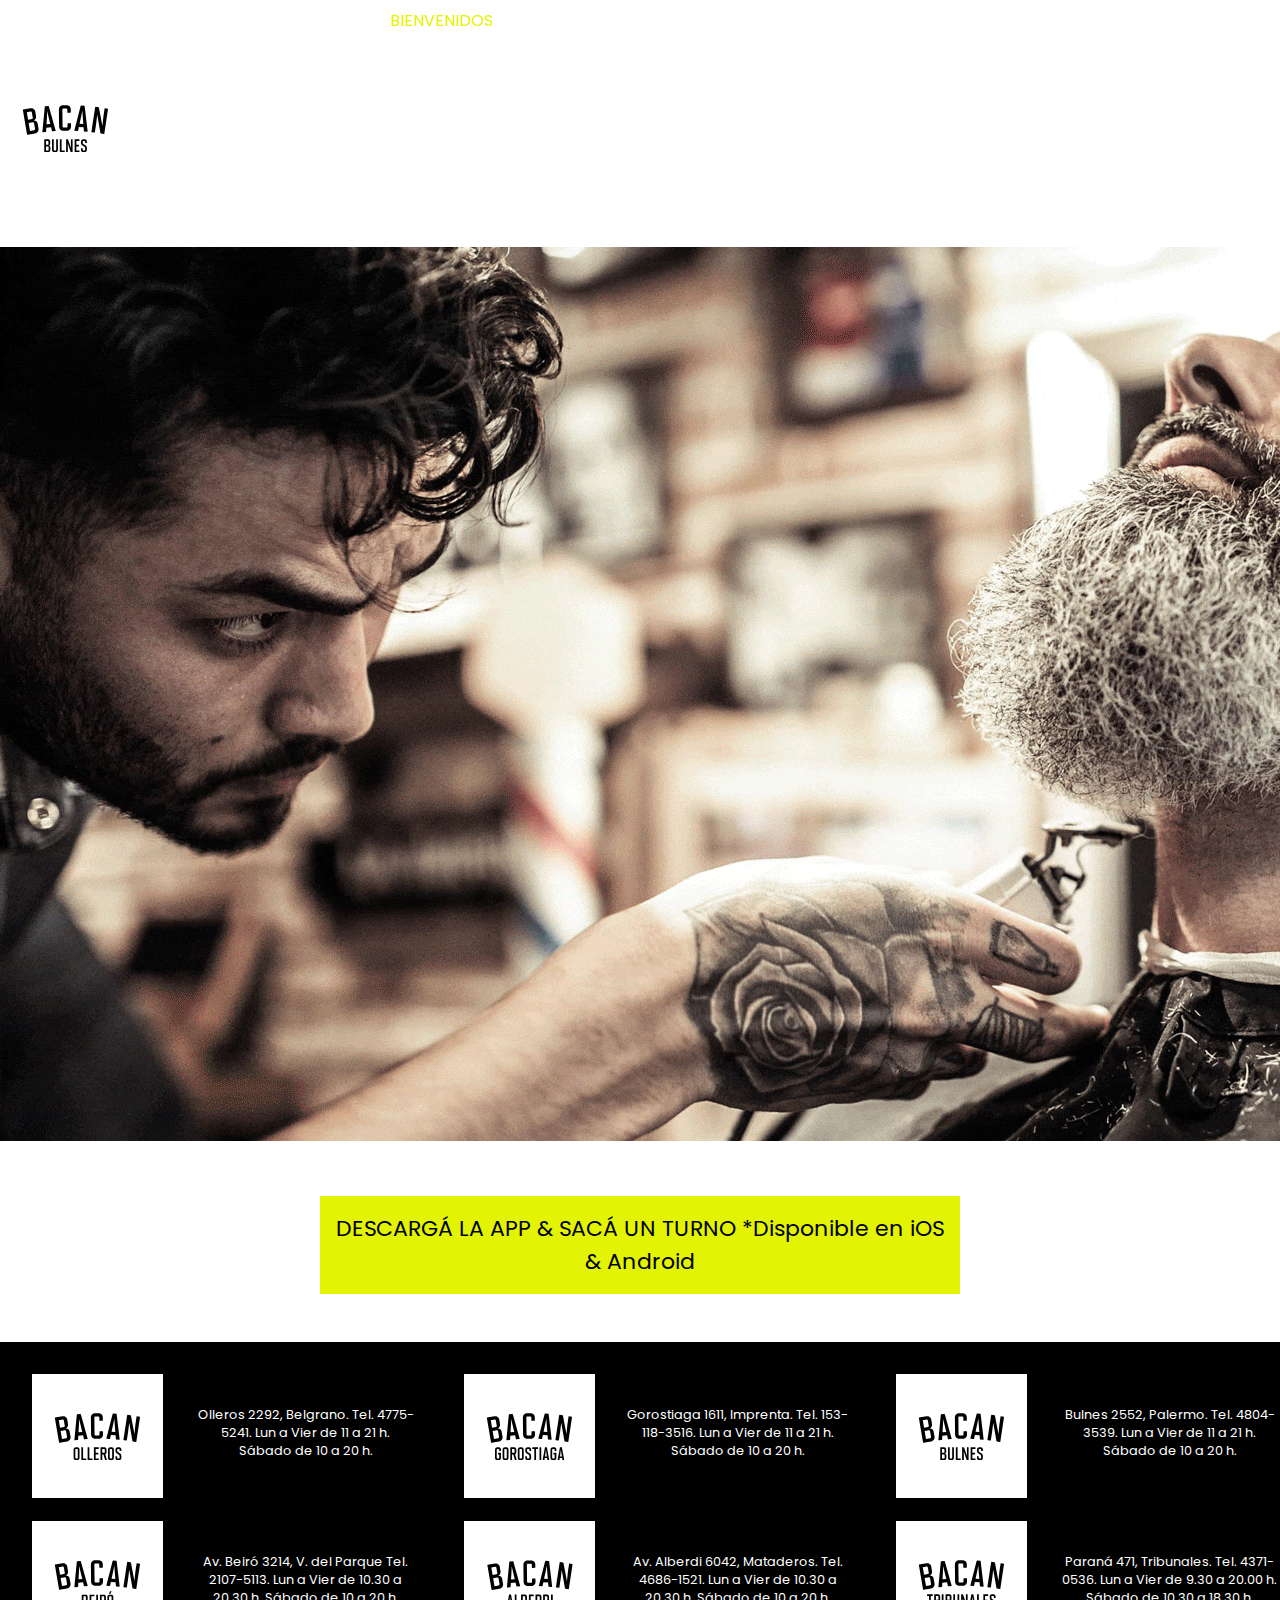
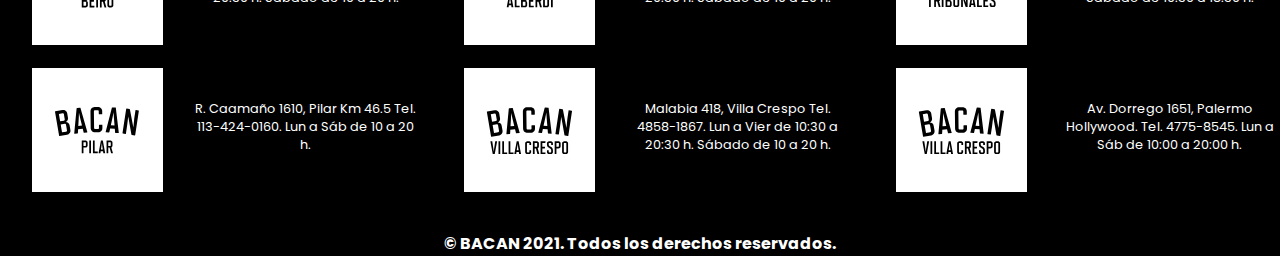
<file: html/palermo.html>
<!DOCTYPE html>
<html lang="en">
<head>
    <meta charset="UTF-8">
    <meta http-equiv="X-UA-Compatible" content="IE=edge">
    <meta name="viewport" content="width=device-width, initial-scale=1.0">
    <meta http-equiv="X-UA-Compatible" content="ie=edge">
    <meta http-equiv="X-U<!DOCTYPE html>
<html lang="en">
<head>
    <meta charset="UTF-8">
    <meta http-equiv="X-UA-Compatible" content="IE=edge">
    <meta name="viewport" content="width=device-width, initial-scale=1.0">
    <meta http-equiv="X-UA-Compatible" content="ie=edge">
    <meta http-equiv="X-UA-Compatible" content="IE=7">
    <link rel="stylesheet" href="../css/sucursales.css">

    <link rel="stylesheet" href="https://cdnjs.cloudflare.com/ajax/libs/font-awesome/6.0.0-beta3/css/all.min.css" integrity="sha512-Fo3rlrZj/k7ujTnHg4CGR2D7kSs0v4LLanw2qksYuRlEzO+tcaEPQogQ0KaoGN26/zrn20ImR1DfuLWnOo7aBA==" crossorigin="anonymous" referrerpolicy="no-referrer" />

    <link href="https://cdn.jsdelivr.net/npm/bootstrap@5.0.2/dist/css/bootstrap.min.css" rel="stylesheet" integrity="sha384-EVSTQN3/azprG1Anm3QDgpJLIm9Nao0Yz1ztcQTwFspd3yD65VohhpuuCOmLASjC" crossorigin="anonymous">


    <title>Palermo</title>
</head>
<body>
    <nav class="nav-1 bg-dark">
        <div class="div-1">
          <span>BIENVENIDOS</span>
          <div>
          <a href="https://www.facebook.com/bacanbarberia" target="_blank" rel="noopener noreferrer"><i class="fa-brands fa-facebook"></i></a>
          <a href="https://www.instagram.com/bacanbarberia/" target="_blank" rel="noopener noreferrer"><i class="fa-brands fa-instagram"></i></a>
          </div>
        </div>
      </nav>
    
    <!-- IMG BACAN -->
   
    <br>

      <div class="text-center">
        <img src="../img/logo_3.png" class="img-fluid" alt="...">
      </div>


  <!-- BANNER -->
  
      <br><br>

      <div class="div-2">
        <img class="container-fluid" src="../img/banner-ppal_bacan (1).gif" alt="">
      </div>

      <div class="app">
        <p>DESCARGÁ LA APP & SACÁ UN TURNO
          *Disponible en iOS & Android</p>
        </div>


<!-- bacan casillas -->
    
<div class="bacan-casillas">
    <div>
      <a href="http://" target="_blank" rel="noopener noreferrer">
        <div><img src="../img/logo_1.png"></img></div>
      <div><p>Olleros 2292, Belgrano.  Tel. 4775-5241.  Lun a Vier de 11 a 21 h.  Sábado de 10 a 20 h.</p></div>
      </a>
    </div>
    <div>
      <a href="http://" target="_blank" rel="noopener noreferrer">
        <div><img src="../img/logo_2.png"></img></div>
      <div><p>Gorostiaga 1611, Imprenta.  Tel. 153-118-3516.  Lun a Vier de 11 a 21 h.  Sábado de 10 a 20 h.</p></div>
      </a>
    </div>
    <div>
      <a href="html/palermo.html" target="_blank" rel="noopener noreferrer">
        <div><img src="../img/logo_3.png"></img></div>
      <div><p>Bulnes 2552, Palermo.  Tel. 4804-3539.  Lun a Vier de 11 a 21 h.  Sábado de 10 a 20 h.</p></div>
      </a>
    </div>
    <div>
      <a href="http://" target="_blank" rel="noopener noreferrer">
        <div><img src="../img/logo_4.png"></img></div>
      <div><p>Av. Beiró 3214, V. del Parque  Tel. 2107-5113.  Lun a Vier de 10.30 a 20.30 h.  Sábado de 10 a 20 h.</p></div>
      </a>
    </div>
    <div>
      <a href="http://" target="_blank" rel="noopener noreferrer">
        <div><img src="../img/logo_5.png"></img></div>
      <div><p>Av. Alberdi 6042, Mataderos.  Tel. 4686-1521.  Lun a Vier de 10.30 a 20.30 h.  Sábado de 10 a 20 h.</p></div>
      </a>
    </div>  
    <div>
      <a href="http://" target="_blank" rel="noopener noreferrer">
        <div><img src="../img/logo_6.png"></img></div>
      <div><p>Paraná 471, Tribunales.  Tel. 4371-0536.  Lun a Vier de 9.30 a 20.00 h.  Sábado de 10.30 a 18.30 h.</p></div>
      </a>
    </div>  
    <div>
      <a href="http://" target="_blank" rel="noopener noreferrer">
        <div><img src="../img/logo_7.png"></img></div>
      <div><p>R. Caamaño 1610, Pilar  Km 46.5  Tel. 113-424-0160.  Lun a Sáb de 10 a 20 h.</p></div>
      </a>
    </div>  
    <div>
      <a href="http://" target="_blank" rel="noopener noreferrer">
        <div><img src="../img/logo_8.png"></img></div>
      <div><p>Malabia 418, Villa Crespo  Tel. 4858-1867.  Lun a Vier de 10:30 a 20:30 h.  Sábado de 10 a 20 h.</p></div>
      </a>
    </div>  
    <div>
      <a href="http://" target="_blank" rel="noopener noreferrer">
        <div><img src="../img/logo_8.png"></img></div>
      <div><p>Av. Dorrego 1651, Palermo Hollywood.  Tel. 4775-8545.  Lun a Sáb de 10:00 a 20:00 h.</p></div>
      </a>
    </div>  
  </div>
  
  
  <!-- footer -->
  
    <footer><h3>© BACAN 2021. Todos los derechos reservados.</h3></footer>

    <script src="https://cdn.jsdelivr.net/npm/bootstrap@5.0.2/dist/js/bootstrap.bundle.min.js" integrity="sha384-MrcW6ZMFYlzcLA8Nl+NtUVF0sA7MsXsP1UyJoMp4YLEuNSfAP+JcXn/tWtIaxVXM" crossorigin="anonymous"></script>
</body>

</html>
</file>
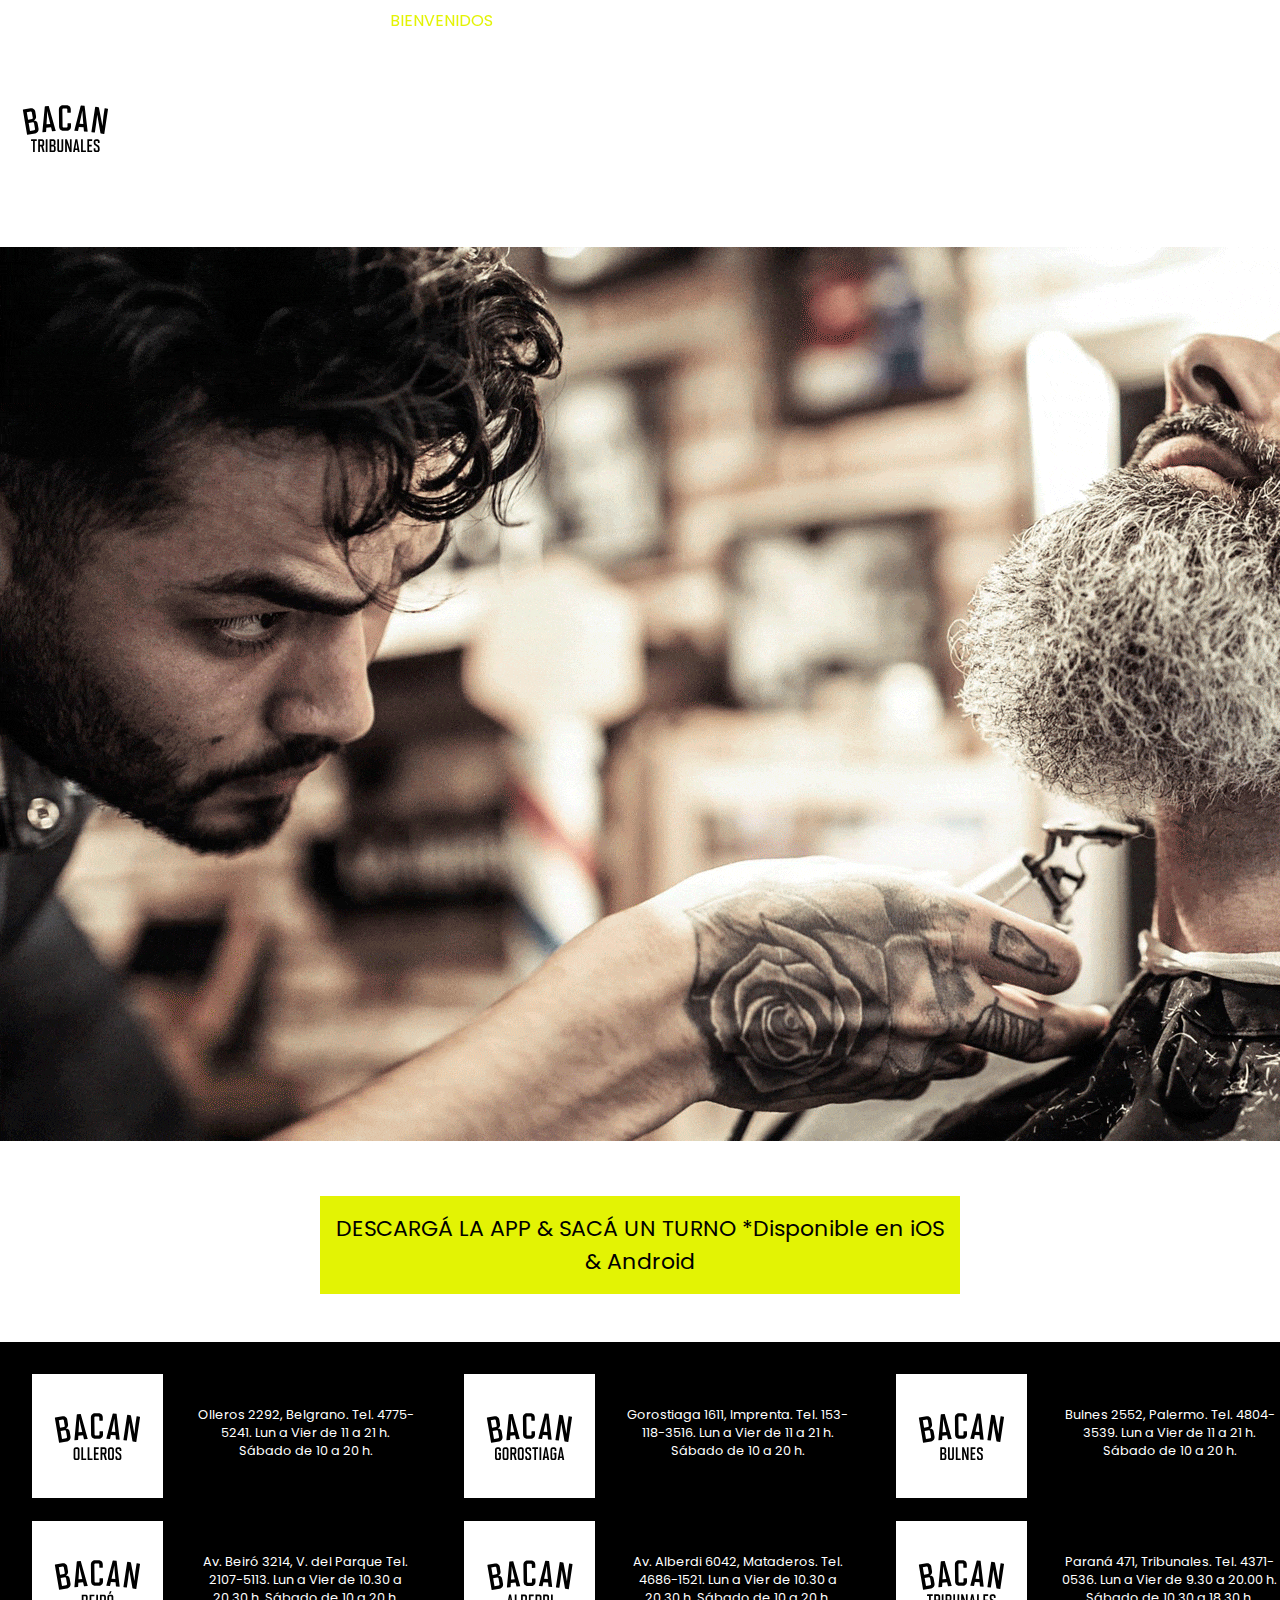
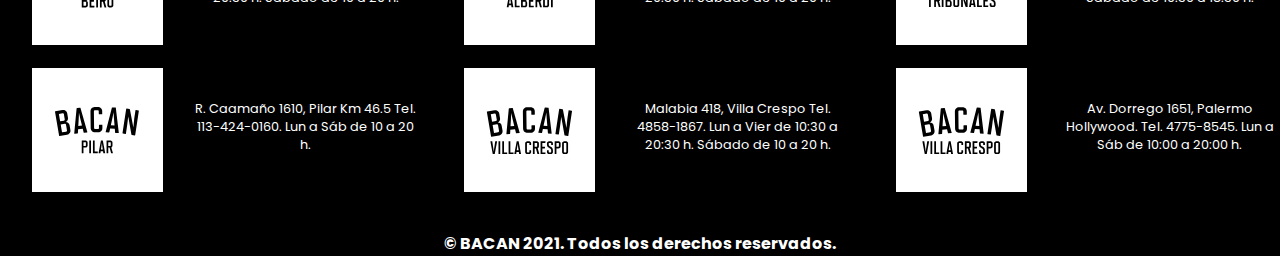
<file: html/parana.html>
<!DOCTYPE html>
<html lang="en">
<head>
    <meta charset="UTF-8">
    <meta http-equiv="X-UA-Compatible" content="IE=edge">
    <meta name="viewport" content="width=device-width, initial-scale=1.0">
    <meta http-equiv="X-UA-Compatible" content="ie=edge">
    <meta http-equiv="X-UA-Compatible" content="IE=7">
    <link rel="stylesheet" href="../css/sucursales.css">

    <link rel="stylesheet" href="https://cdnjs.cloudflare.com/ajax/libs/font-awesome/6.0.0-beta3/css/all.min.css" integrity="sha512-Fo3rlrZj/k7ujTnHg4CGR2D7kSs0v4LLanw2qksYuRlEzO+tcaEPQogQ0KaoGN26/zrn20ImR1DfuLWnOo7aBA==" crossorigin="anonymous" referrerpolicy="no-referrer" />

    <link href="https://cdn.jsdelivr.net/npm/bootstrap@5.0.2/dist/css/bootstrap.min.css" rel="stylesheet" integrity="sha384-EVSTQN3/azprG1Anm3QDgpJLIm9Nao0Yz1ztcQTwFspd3yD65VohhpuuCOmLASjC" crossorigin="anonymous">


    <title>Parana</title>
</head>
<body>
    <nav class="nav-1 bg-dark">
        <div class="div-1">
          <span>BIENVENIDOS</span>
          <div>
          <a href="https://www.facebook.com/bacanbarberia" target="_blank" rel="noopener noreferrer"><i class="fa-brands fa-facebook"></i></a>
          <a href="https://www.instagram.com/bacanbarberia/" target="_blank" rel="noopener noreferrer"><i class="fa-brands fa-instagram"></i></a>
          </div>
        </div>
      </nav>
    
    <!-- IMG BACAN -->
   
    <br>

      <div class="text-center">
        <img src="../img/logo_6.png" class="img-fluid" alt="...">
      </div>


  <!-- BANNER -->
  
      <br><br>

      <div class="div-2">
        <img class="container-fluid" src="../img/banner-ppal_bacan (1).gif" alt="">
      </div>

      <div class="app">
        <p>DESCARGÁ LA APP & SACÁ UN TURNO
          *Disponible en iOS & Android</p>
        </div>


<!-- bacan casillas -->
    
<div class="bacan-casillas">
    <div>
      <a href="http://" target="_blank" rel="noopener noreferrer">
        <div><img src="../img/logo_1.png"></img></div>
      <div><p>Olleros 2292, Belgrano.  Tel. 4775-5241.  Lun a Vier de 11 a 21 h.  Sábado de 10 a 20 h.</p></div>
      </a>
    </div>
    <div>
      <a href="http://" target="_blank" rel="noopener noreferrer">
        <div><img src="../img/logo_2.png"></img></div>
      <div><p>Gorostiaga 1611, Imprenta.  Tel. 153-118-3516.  Lun a Vier de 11 a 21 h.  Sábado de 10 a 20 h.</p></div>
      </a>
    </div>
    <div>
      <a href="html/palermo.html" target="_blank" rel="noopener noreferrer">
        <div><img src="../img/logo_3.png"></img></div>
      <div><p>Bulnes 2552, Palermo.  Tel. 4804-3539.  Lun a Vier de 11 a 21 h.  Sábado de 10 a 20 h.</p></div>
      </a>
    </div>
    <div>
      <a href="http://" target="_blank" rel="noopener noreferrer">
        <div><img src="../img/logo_4.png"></img></div>
      <div><p>Av. Beiró 3214, V. del Parque  Tel. 2107-5113.  Lun a Vier de 10.30 a 20.30 h.  Sábado de 10 a 20 h.</p></div>
      </a>
    </div>
    <div>
      <a href="http://" target="_blank" rel="noopener noreferrer">
        <div><img src="../img/logo_5.png"></img></div>
      <div><p>Av. Alberdi 6042, Mataderos.  Tel. 4686-1521.  Lun a Vier de 10.30 a 20.30 h.  Sábado de 10 a 20 h.</p></div>
      </a>
    </div>  
    <div>
      <a href="http://" target="_blank" rel="noopener noreferrer">
        <div><img src="../img/logo_6.png"></img></div>
      <div><p>Paraná 471, Tribunales.  Tel. 4371-0536.  Lun a Vier de 9.30 a 20.00 h.  Sábado de 10.30 a 18.30 h.</p></div>
      </a>
    </div>  
    <div>
      <a href="http://" target="_blank" rel="noopener noreferrer">
        <div><img src="../img/logo_7.png"></img></div>
      <div><p>R. Caamaño 1610, Pilar  Km 46.5  Tel. 113-424-0160.  Lun a Sáb de 10 a 20 h.</p></div>
      </a>
    </div>  
    <div>
      <a href="http://" target="_blank" rel="noopener noreferrer">
        <div><img src="../img/logo_8.png"></img></div>
      <div><p>Malabia 418, Villa Crespo  Tel. 4858-1867.  Lun a Vier de 10:30 a 20:30 h.  Sábado de 10 a 20 h.</p></div>
      </a>
    </div>  
    <div>
      <a href="http://" target="_blank" rel="noopener noreferrer">
        <div><img src="../img/logo_8.png"></img></div>
      <div><p>Av. Dorrego 1651, Palermo Hollywood.  Tel. 4775-8545.  Lun a Sáb de 10:00 a 20:00 h.</p></div>
      </a>
    </div>  
  </div>
  
  
  <!-- footer -->
  
    <footer><h3>© BACAN 2021. Todos los derechos reservados.</h3></footer>

    <script src="https://cdn.jsdelivr.net/npm/bootstrap@5.0.2/dist/js/bootstrap.bundle.min.js" integrity="sha384-MrcW6ZMFYlzcLA8Nl+NtUVF0sA7MsXsP1UyJoMp4YLEuNSfAP+JcXn/tWtIaxVXM" crossorigin="anonymous"></script>
</body>
</html>
</file>
<file: css/style.css>
@import url('https://fonts.googleapis.com/css2?family=Oswald:wght@200;300;400&family=Poppins:wght@200;300;400;500&display=swap');

*{
    font-family: 'Poppins', sans-serif;
    margin: 0;
    padding: 0;
}

/* bienvenidos */
.nav-1{
    position: sticky;
    top: 0;
    left: 0;
}

.nav-1 span{
    color: rgb(227, 243, 4);
    margin: .5rem;
}
.fa-facebook,
.fa-instagram{
    color: #fff;
    font-size: 1.5rem;
    padding-right: .5rem;
}

/* navbar */

.div-1{
    display: flex;
    justify-content: space-evenly;
    align-items: center;
}

.navbar{
    position: sticky !important;
    top: 2rem;
    left: 0;
}

.navbar div{
    justify-content: center;
}

/* app */

.app{
    max-width: 50%;
    margin: 3rem auto;
    background-color: rgb(227, 243, 4);
}
.app p{
    text-align: center;
    font-size: clamp(10px, 4vw, 22px);
    color: #000;
    padding: 1rem;
}

/* estrella */
.div-3{
    display: flex;
    justify-content: center;
    align-items: center;
    margin-top: 5rem;
    margin-bottom: 5rem;
}
.div-3 img{
    width: 3rem;
}

/* esto es lo que hacemos */

.div-4{
    background: #000;
    max-width: 50%;
    margin: 3rem auto;
}
.div-4 h2{
    text-align: center;
    color: #fff;
    padding: 1rem;
}

.div-5{
    max-width: 80%;
    margin: 3rem auto;
}
.div-5 p{
    text-align: center;
    font-size: clamp(10px, 4vw, 18px);
    padding: 1rem;
}

.div-5 span{
    display: block;
    text-align: center;
}


/* SERVICIOS */


.div-6{
    background: #000;
    max-width: 50%;
    margin: 3rem auto;
}

.div-6 h2{
    text-align: center;
    color: #fff;
    padding: 1rem;
}

/* DIV GRID */


.div-grid{
    width: 80%;
    margin: 0 auto;
    display: grid;
    grid-auto-rows: 8rem;
    grid-template-columns: repeat(auto-fill, minmax(20rem, 1fr));
}

.div-grid div{
  margin: 0 auto;
  width: 80%;
}


.div-grid div h2{
    text-align: center;
    color: #000;
}

.div-grid div p{
    text-align: center;
    color: #000;
}

/* Galeria GRID  */

.galeria-container{
    display: grid;
    width: 80%;
    margin: 0 auto;
    grid-template-columns: repeat(3, 1fr);
    grid-auto-rows: 300px;
    gap: .5rem;
}

.galeria-img{
    width: 100%;
    height: 100%;
    object-fit: cover;
}


.galeria-item:nth-child(1){
    grid-row-start: span 2;
}

.galeria-item:nth-child(3){
    grid-row-start: span 2;
}

.galeria-item:nth-child(6){
    grid-column-start: span 2;
}


@media (max-width:1000px) {
    .galeria-item:nth-child(1){
        grid-row-start: span 1;
    }
    
    .galeria-item:nth-child(3){
        grid-row-start: span 1;
    }
    
    .galeria-item:nth-child(6){
        grid-column-start: span 1;
    }
}

@media (max-width:650px) {
    .galeria-container{
        display: grid;
        width: 90%;
        margin: 0 auto;
        grid-template-columns: repeat(1, 1fr);
        grid-auto-rows: 300px;
        gap: .5rem;
    }

    .galeria-item:nth-child(1){
        grid-row-start: span 1;
    }
    
    .galeria-item:nth-child(3){
        grid-row-start: span 1;
    }
    
    .galeria-item:nth-child(6){
        grid-column-start: span 1;
    }
}

    /* CONTACTOS*/
    
.sucursales{
  background: #000;
  margin: 0 auto;
  max-width: 50%;
  padding: .5rem;
}

.sucursales h2{
  text-align: center;
  color:#fff;
}
    
.div-contactos{
  display: grid;
  grid-auto-rows: auto;
  grid-template-columns: repeat(auto-fill, minmax(20rem, 1fr));
  width: 95%;
  margin: 0 auto;
  gap: .5rem;
}

.div-contactos a{
  background: rgb(227, 243, 4);
  text-decoration: none;
  color: #000;
}

.div-contactos a:hover{
  background: #000;
  color: #fff;
}

.div-contactos h3{
  text-align: center;
  margin-top: .3rem;
}

.div-contactos p {
  text-align: center;
}


/* gicard */


.gifcard{
    background: #000;
    margin: 2rem auto;
    max-width: 60%;
    padding: .5rem;
}

.gifcard h2{
    text-align: center;
    color: rgb(227, 243, 4);
}

.gifcard p{
    text-align: center;
    color: #fff;
}
 


/* redes */


.redes{
    background: #000;
    margin: 2rem auto;
    max-width: 50%;
    padding: .5rem;
}

.redes h2{
    text-align: center;
    color: #fff;
}


/* redes sociales */


.redes-sociales{
    width: 50%;
    margin: 0 auto;
    text-align: center;
    display: flex;
    justify-content: space-evenly;
}


.redes-sociales div{
    background: #000;
    border-radius: 100%;
    text-align: center;
    width: 4rem;
    height: 4rem;
}

.redes-sociales .fa-facebook,
.redes-sociales .fa-instagram{
    color: rgb(227, 243, 4);
    border-radius: 100%;
    font-size: 3rem;
    margin: .6rem;
}

/* newsletter */

.newsletter{
    background: #000;
    margin: 2rem auto;
    max-width: 70%;
    padding: .5rem;
}


.newsletter h2{
    text-align: center;
    color: #fff;
}


/* formulario */

.formulario{
    text-align: center;
}

.formulario .enviar{
    background: #000;
    color: #fff;
    margin: 0 .5rem;
    padding: 0 .5rem;
}


/* bacan casillas */

.bacan-casillas{
    width: 100%;
    background: #000;
    padding: 2rem;
    margin-top: 2rem;
    display: grid;
    grid-auto-rows: auto;
    grid-template-columns:  repeat(auto-fill, minmax(20rem, 1fr));
    gap: 1rem;
}


.bacan-casillas div a{
    display: flex;
    text-decoration: none;
}


.bacan-casillas div div p{
    padding: 2rem;
    text-align: center;
    color: #fff;
    font-size: .8rem;
}

.bacan-casillas div a:hover> div p{
    color: rgb(227, 243, 4);
}

.bacan-casillas img{
    width: 10rem;
    background: #fff;
}

.bacan-casillas div a:hover> div img{
    background: rgb(227, 243, 4);
}



/* footer */

footer{
    background: #000;
    color: #fff;
    width: 100%;
    text-align: center;
}

footer h3{
    font-size: 1rem;
}
</file>
<file: css/sucursales.css>
@import url('https://fonts.googleapis.com/css2?family=Oswald:wght@200;300;400&family=Poppins:wght@200;300;400;500&display=swap');

*{
    font-family: 'Poppins', sans-serif;
    margin: 0;
    padding: 0;
}


/* bienvenidos */
.nav-1{
    position: sticky;
    top: 0;
    left: 0;
}

.nav-1 span{
    color: rgb(227, 243, 4);
    margin: .5rem;
}
.fa-facebook,
.fa-instagram{
    color: #fff;
    font-size: 1.5rem;
    padding-right: .5rem;
}

/* navbar */

.div-1{
    display: flex;
    justify-content: space-evenly;
    align-items: center;
}

.navbar{
    position: sticky !important;
    top: 2rem;
    left: 0;
}

.navbar div{
    justify-content: center;
}



/* app */

.app{
    max-width: 50%;
    margin: 3rem auto;
    background-color: rgb(227, 243, 4);
}
.app p{
    text-align: center;
    font-size: clamp(10px, 4vw, 22px);
    color: #000;
    padding: 1rem;
}

/* estrella */
.div-3{
    display: flex;
    justify-content: center;
    align-items: center;
    margin-top: 5rem;
    margin-bottom: 5rem;
}
.div-3 img{
    width: 3rem;
}

/* bacan casillas */

.bacan-casillas{
    width: 100%;
    background: #000;
    padding: 2rem;
    margin-top: 2rem;
    display: grid;
    grid-auto-rows: auto;
    grid-template-columns:  repeat(auto-fill, minmax(20rem, 1fr));
    gap: 1rem;
}


.bacan-casillas div a{
    display: flex;
    text-decoration: none;
}


.bacan-casillas div div p{
    padding: 2rem;
    text-align: center;
    color: #fff;
    font-size: .8rem;
}

.bacan-casillas div a:hover> div p{
    color: rgb(227, 243, 4);
}

.bacan-casillas img{
    background: #fff;
}

.bacan-casillas div a:hover> div img{
    background: rgb(227, 243, 4);
}



/* footer */

footer{
    background: #000;
    color: #fff;
    width: 100%;
    text-align: center;
}

footer h3{
    font-size: 1rem;
}
</file>
